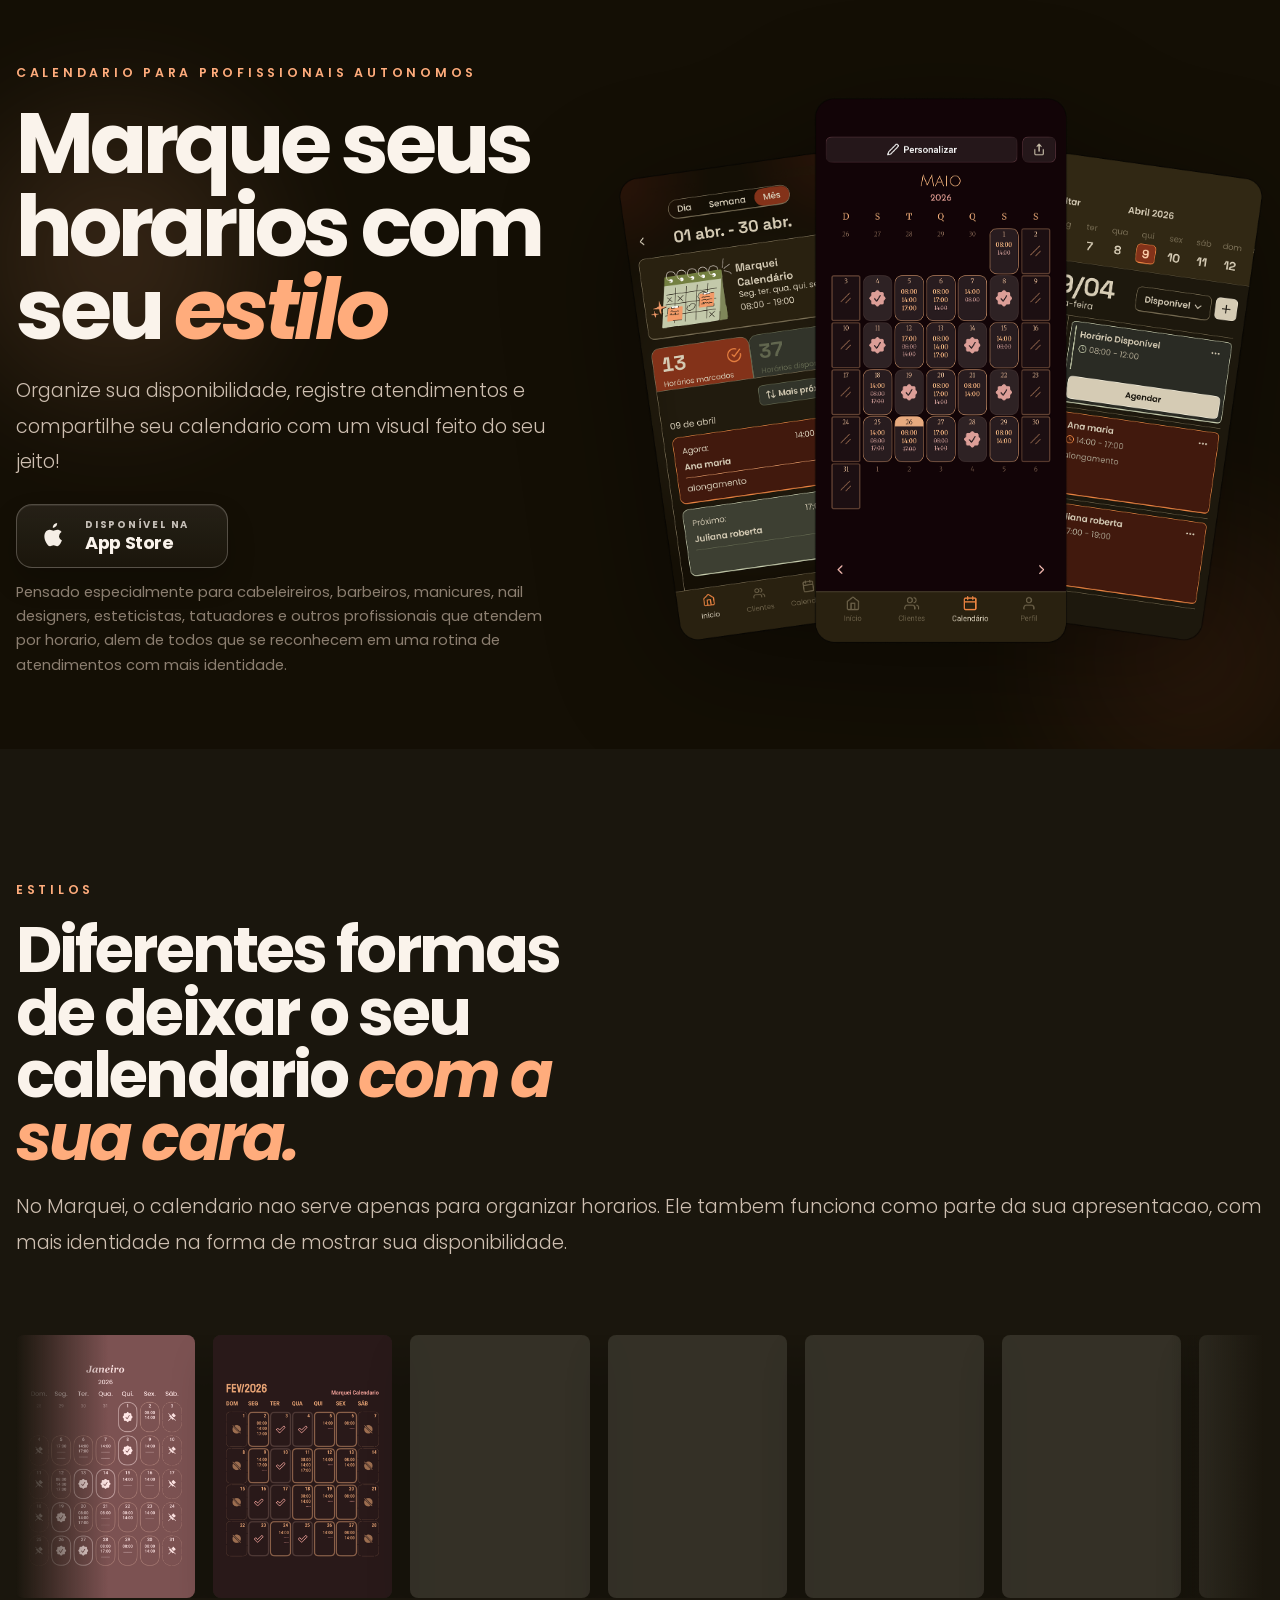
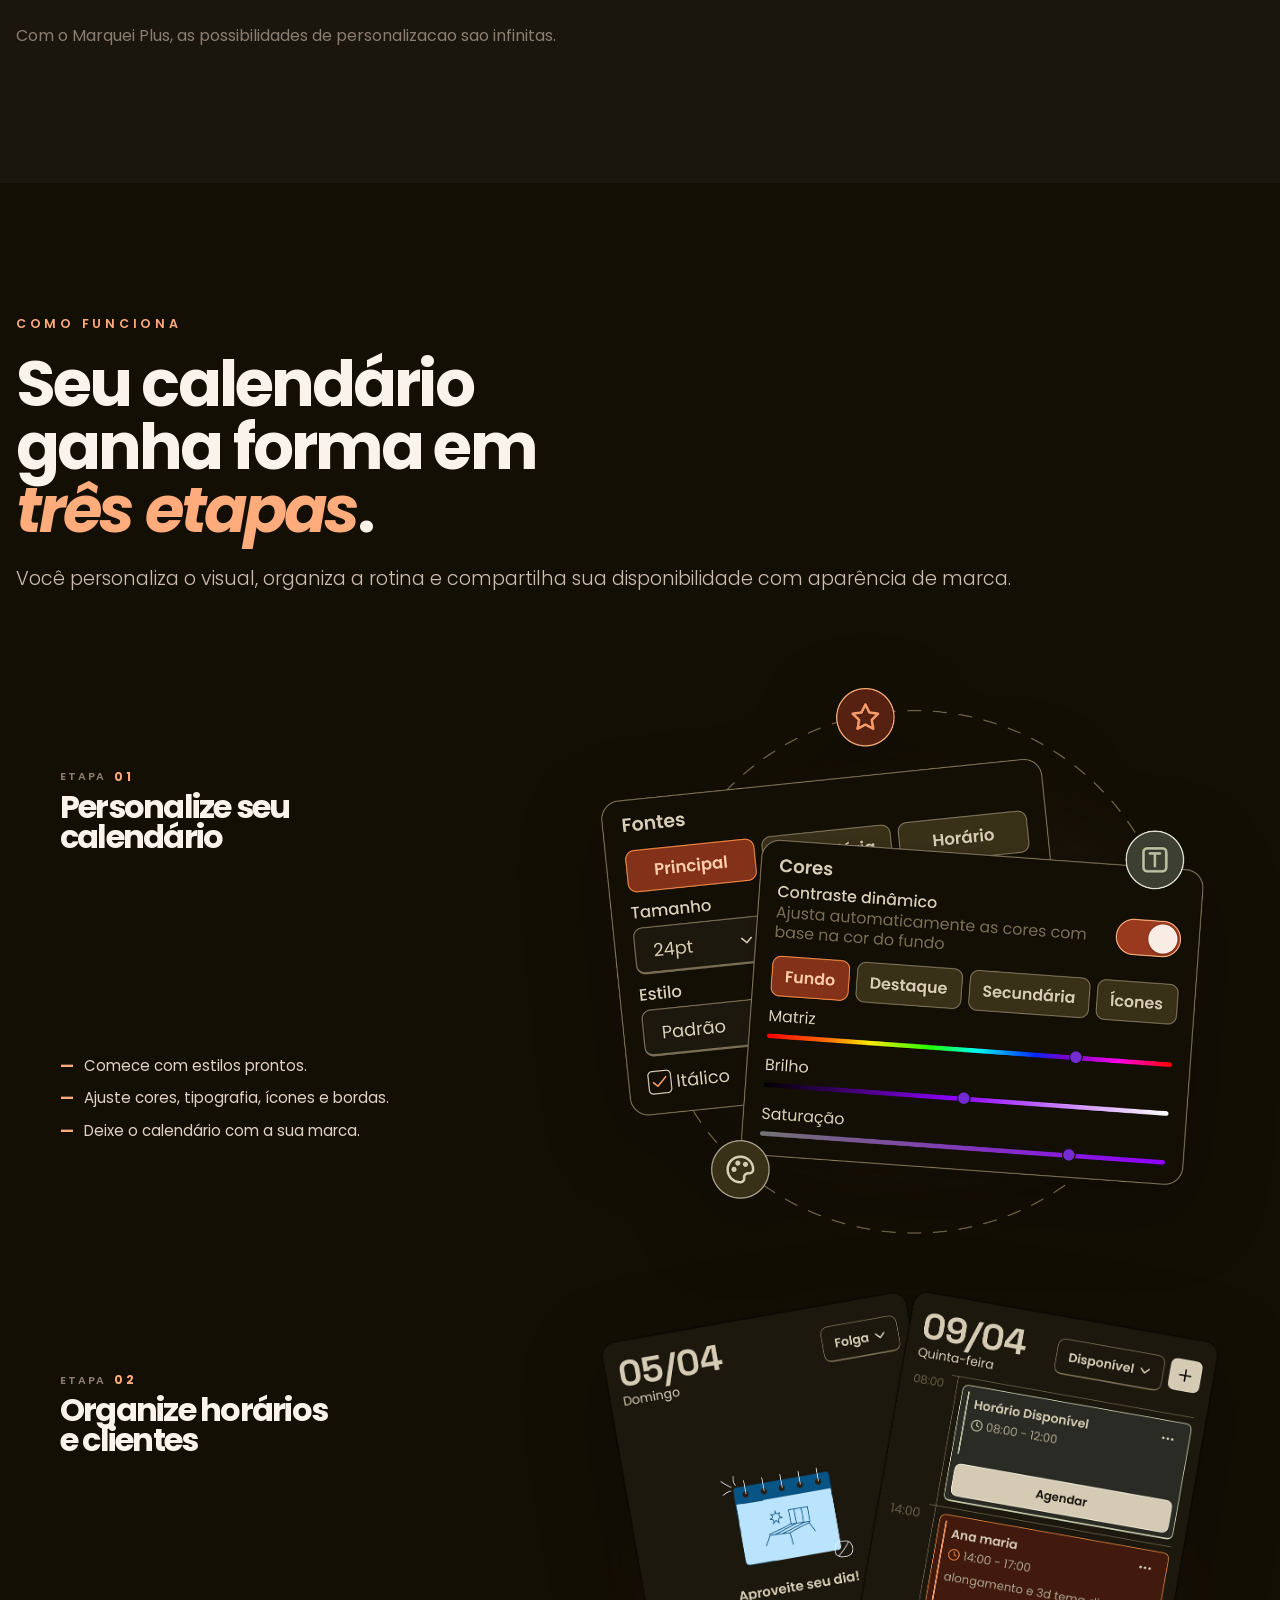
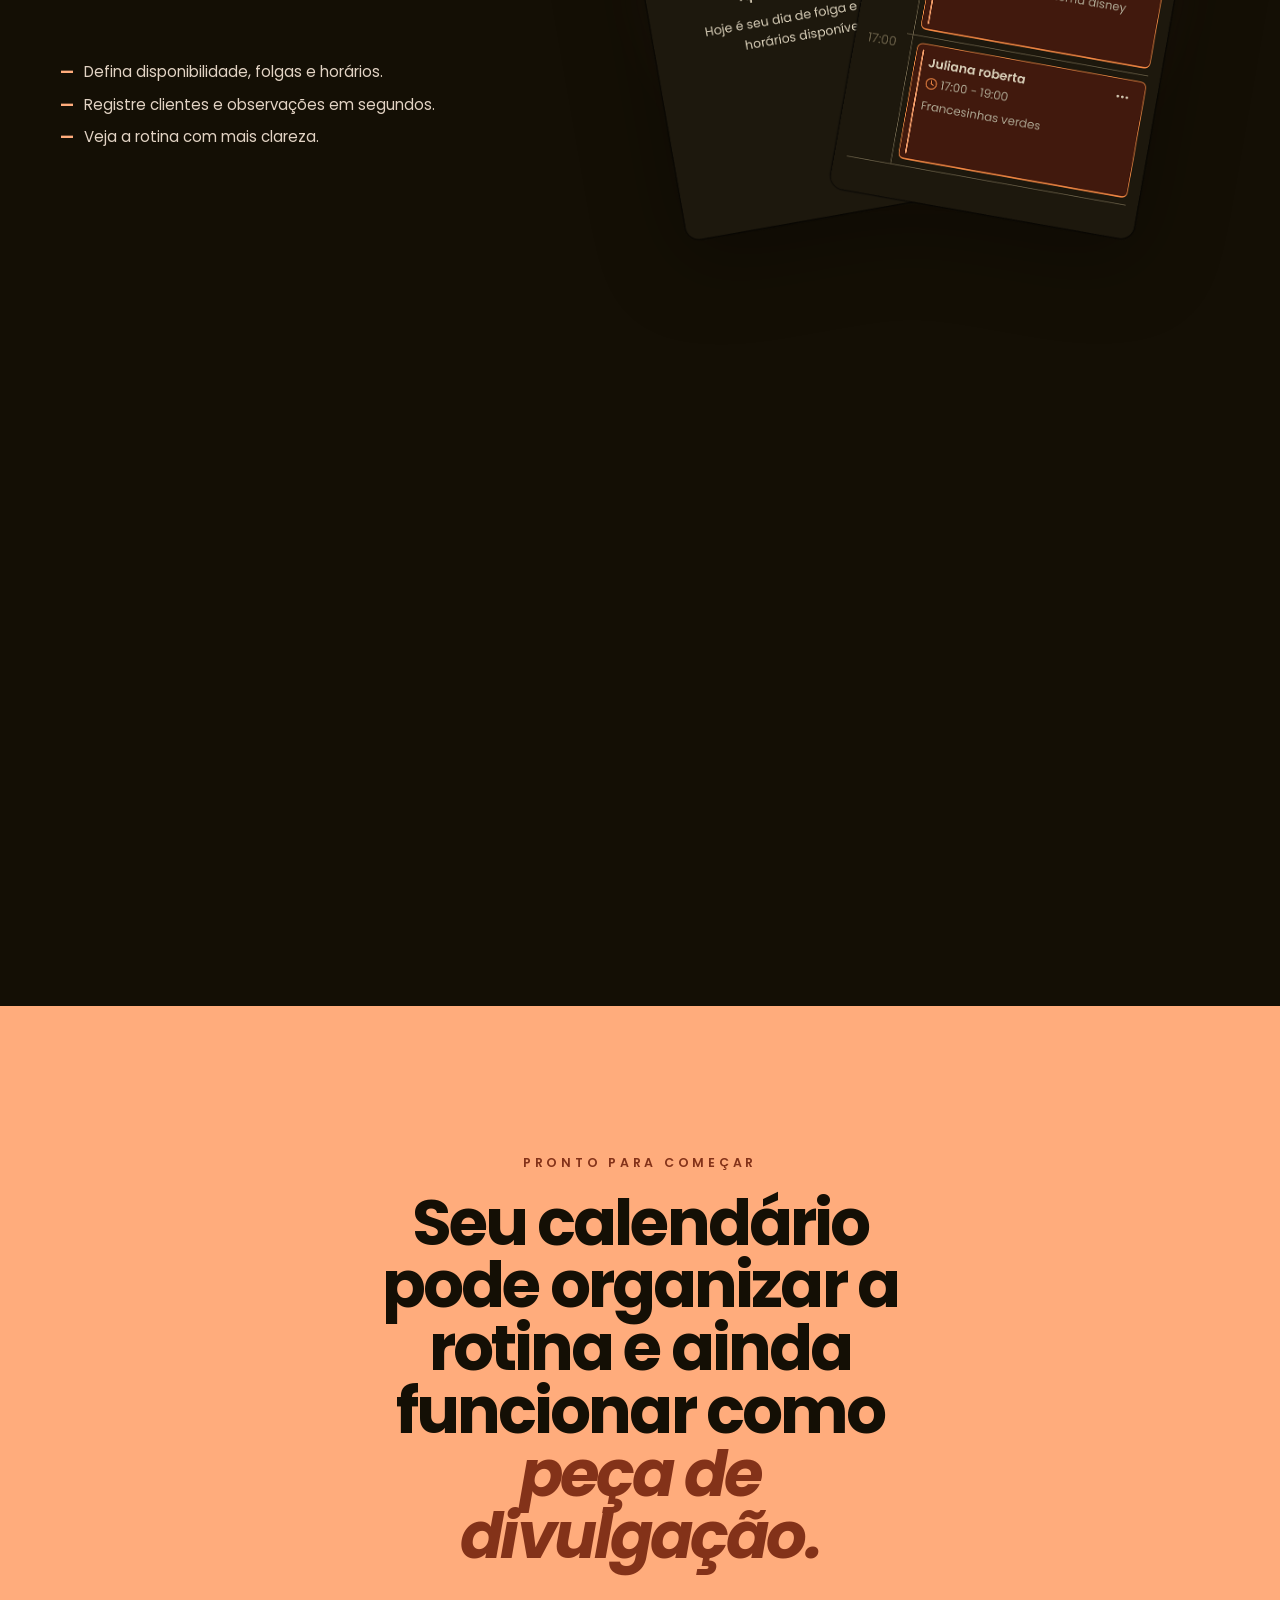
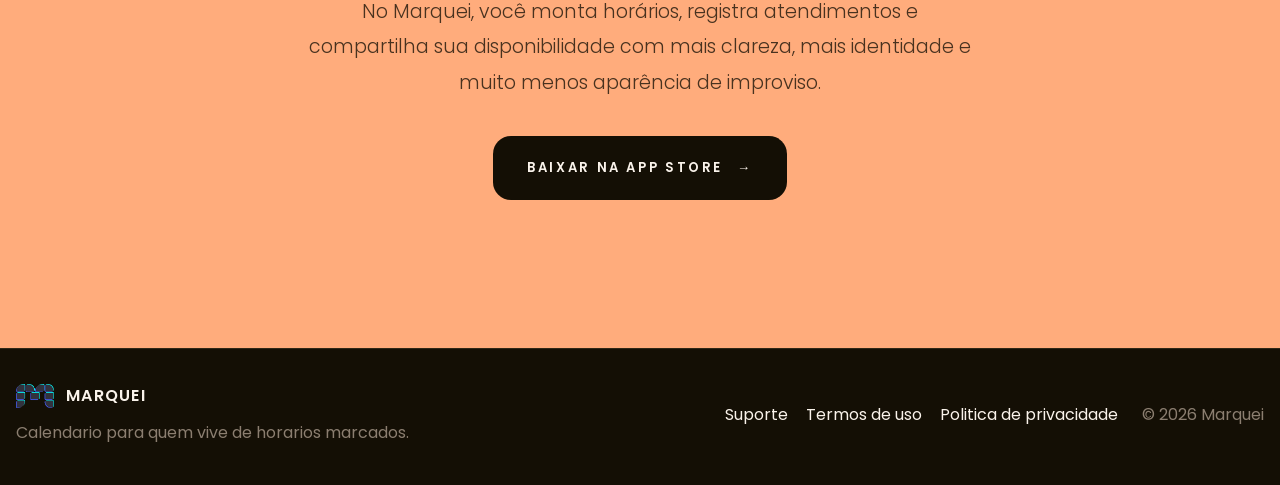
<file: index.html>
<!DOCTYPE html>
<html lang="pt-BR">
  <head>
    <meta charset="UTF-8" />
    <meta name="viewport" content="width=device-width, initial-scale=1.0" />
    <title>Marquei | Calendario para profissionais autonomos</title>
    <meta
      name="description"
      content="Marquei e um app para profissionais autonomos que querem organizar horarios, personalizar o calendario e compartilhar seu calendario com identidade propria."
    />
    <meta name="theme-color" content="#140F05" />
    <link
      rel="icon"
      type="image/png"
      sizes="512x512"
      href="./assets/images/brand/marqueiIcon-favicon.png"
    />
    <link rel="preconnect" href="https://fonts.googleapis.com" />
    <link rel="preconnect" href="https://fonts.gstatic.com" crossorigin />
    <link
      href="https://fonts.googleapis.com/css2?family=Poppins:ital,wght@0,300;0,400;0,500;0,600;0,700;0,800;1,400;1,600&amp;display=swap"
      rel="stylesheet"
    />
    <link rel="stylesheet" href="./assets/css/base.css" />
    <link rel="stylesheet" href="./assets/css/components.css" />
    <link rel="stylesheet" href="./assets/css/pages/landing.css" />
  </head>
  <body>
    <div class="page-shell">
      <main>
        <section class="hero-section section-dark" id="hero">
          <div class="hero-orb hero-orb-left" aria-hidden="true"></div>
          <div class="hero-orb hero-orb-right" aria-hidden="true"></div>
          <div class="container hero-grid">
            <div class="hero-copy" data-reveal="up">
              <p class="eyebrow">Calendario para profissionais autonomos</p>
              <h1>
                Marque seus horarios com seu
                <em>estilo</em>
              </h1>
              <p class="hero-body">
                Organize sua disponibilidade, registre atendimentos e compartilhe seu
                calendario com um visual feito do seu jeito!
              </p>
              <div class="hero-actions">
                <div
                  data-download-component="button"
                  data-download-platform="app-store"
                  data-download-variant="hero"
                ></div>
              </div>
              <p class="app-store-note hero-audience-note">
                Pensado especialmente para cabeleireiros, barbeiros,
                manicures, nail designers, esteticistas, tatuadores e outros
                profissionais que atendem por horario, alem de todos que se
                reconhecem em uma rotina de atendimentos com mais identidade.
              </p>
            </div>
            <div class="hero-stage" data-reveal="up">
              <div class="hero-stage-glow" aria-hidden="true"></div>
              <img
                class="hero-product-image"
                src="./assets/images/landing/hero/marquei-hero-img.png"
                alt="Telas do app Marquei mostrando o calendario, horarios do dia e personalizacao"
              />
            </div>
          </div>
        </section>

        <section class="section-light" id="showcase">
          <div class="container section-shell" data-reveal="up">
            <div class="section-heading">
              <div>
                <p class="eyebrow">Estilos</p>
                <h2>
                  Diferentes formas de deixar o seu calendario
                  <em>com a sua cara.</em>
                </h2>
                <p class="section-body">
                  No Marquei, o calendario nao serve apenas para organizar
                  horarios. Ele tambem funciona como parte da sua apresentacao,
                  com mais identidade na forma de mostrar sua disponibilidade.
                </p>
              </div>
            </div>

            <div
              class="showcase-marquee"
              data-preset-gallery
              data-preset-base-path="./assets/images/landing/presets/"
              aria-label="Galeria de estilos do Marquei"
            ></div>

            <p class="section-footnote">
              Com o Marquei Plus, as possibilidades de personalizacao sao
              infinitas.
            </p>
          </div>
        </section>

        <section class="section-dark" id="como-funciona">
          <div class="container section-shell">
            <div class="section-heading" data-reveal="up">
              <div>
                <p class="eyebrow">Como funciona</p>
                <h2>
                  Seu calendário ganha forma em <em>três etapas</em>.
                </h2>
                <p class="section-body">
                  Você personaliza o visual, organiza a rotina e compartilha sua
                  disponibilidade com aparência de marca.
                </p>
              </div>
            </div>

            <div class="howworks-board">
              <article class="howworks-column howworks-column-start" data-reveal="up">
                <div class="howworks-card">
                  <span class="step-index">01</span>
                  <h3>Personalize seu<br />calendário</h3>
                </div>

                <ul class="feature-bullets">
                  <li>Comece com estilos prontos.</li>
                  <li>Ajuste cores, tipografia, ícones e bordas.</li>
                  <li>Deixe o calendário com a sua marca.</li>
                </ul>

                <figure class="howworks-media">
                  <img
                    src="./assets/images/landing/howworks/howworks-1.png"
                    alt="Tela do Marquei mostrando opções de personalização de fonte, cor, horário e ícones"
                    loading="lazy"
                    decoding="async"
                  />
                </figure>
              </article>

              <article class="howworks-column howworks-column-core" data-reveal="up">
                <div class="howworks-card">
                  <span class="step-index">02</span>
                  <h3>Organize horários<br />e clientes</h3>
                </div>

                <ul class="feature-bullets">
                  <li>Defina disponibilidade, folgas e horários.</li>
                  <li>Registre clientes e observações em segundos.</li>
                  <li>Veja a rotina com mais clareza.</li>
                </ul>

                <figure class="howworks-media">
                  <img
                    src="./assets/images/landing/howworks/howworks-2.png"
                    alt="Tela do Marquei mostrando horários disponíveis e atendimentos registrados no dia"
                    loading="lazy"
                    decoding="async"
                  />
                </figure>
              </article>

              <article class="howworks-column howworks-column-finish" data-reveal="up">
                <div class="howworks-card">
                  <span class="step-index">03</span>
                  <h3>Compartilhe sua<br />disponibilidade</h3>
                </div>

                <ul class="feature-bullets">
                  <li>Gere uma visualização pronta para enviar.</li>
                  <li>Mostre seus horários com clareza em redes e mensagens.</li>
                  <li>Transforme sua disponibilidade em apresentação profissional.</li>
                </ul>

                <figure class="howworks-media">
                  <img
                    src="./assets/images/landing/howworks/howworks-3.png"
                    alt="Tela do Marquei mostrando calendário pronto para visualização e compartilhamento"
                    loading="lazy"
                    decoding="async"
                  />
                </figure>
              </article>
            </div>
          </div>
        </section>

        <section class="cta-section" id="cta">
          <div class="container cta-shell" data-reveal="up">
            <p class="eyebrow eyebrow-dark">Pronto para começar</p>
            <h2>
              Seu calendário pode organizar a rotina e ainda funcionar como
              <em>peça de divulgação.</em>
            </h2>
            <p class="cta-body">
              No Marquei, você monta horários, registra atendimentos e
              compartilha sua disponibilidade com mais clareza, mais identidade
              e muito menos aparência de improviso.
            </p>
            <div
              data-download-component="button"
              data-download-platform="app-store"
              data-download-variant="cta"
            ></div>
          </div>
        </section>
      </main>

      <footer class="site-footer" id="footer">
        <div class="container footer-grid">
          <div>
            <a class="brand brand-footer" href="#hero" aria-label="Marquei">
              <img
                class="brand-logo brand-logo-footer"
                src="./assets/images/brand/marqueiIconw.png"
                alt=""
              />
              <span class="brand-wordmark">Marquei</span>
            </a>
            <p class="footer-tagline">
              Calendario para quem vive de horarios marcados.
            </p>
          </div>
          <div class="footer-links">
            <a href="./suporte/">Suporte</a>
            <a href="./legal/terms-of-use/">Termos de uso</a>
            <a href="./legal/privacy-policy/">Politica de privacidade</a>
          </div>
          <p class="footer-meta">© <span data-current-year></span> Marquei</p>
        </div>
      </footer>
    </div>

    <script src="./assets/js/config/env.js?v=appstore-launch"></script>
    <script src="./assets/js/core.js"></script>
    <script src="./assets/js/components/download-button.js"></script>
    <script src="./assets/js/pages/landing.js"></script>
  </body>
</html>
</file>
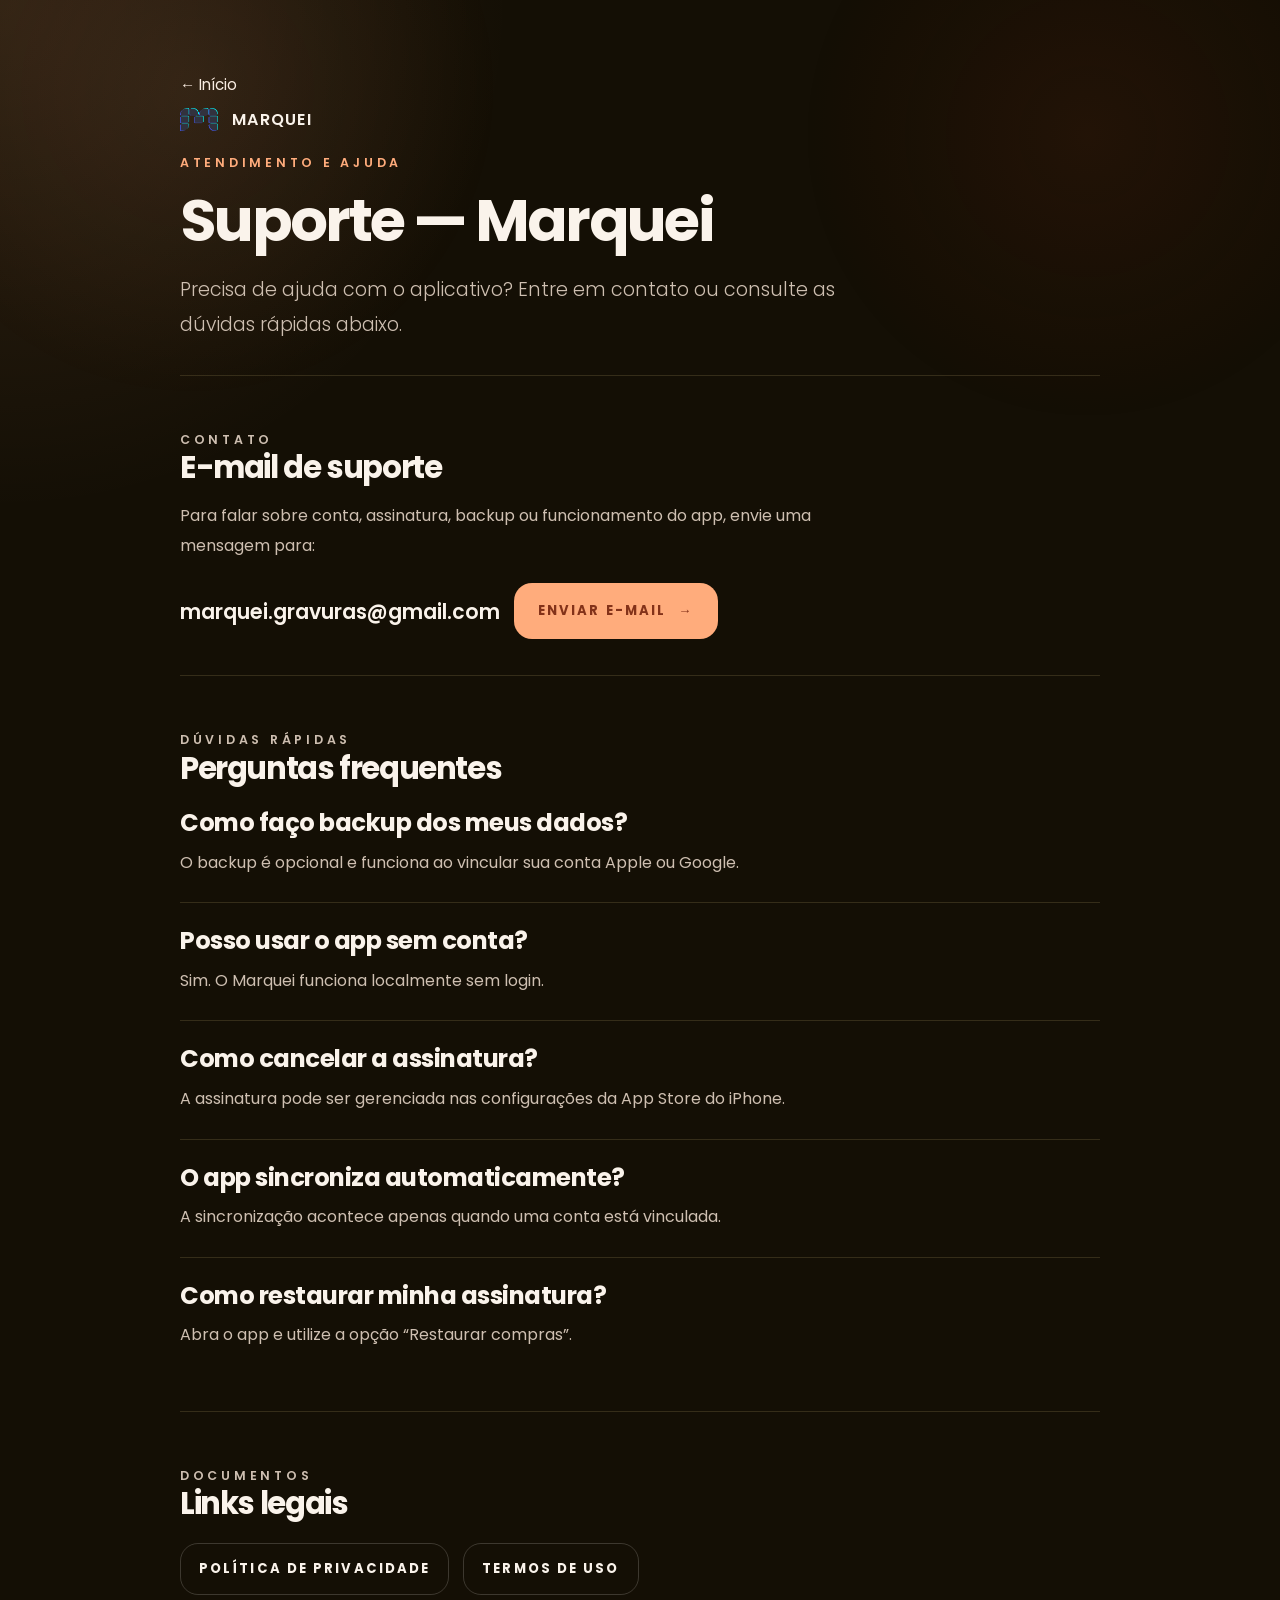
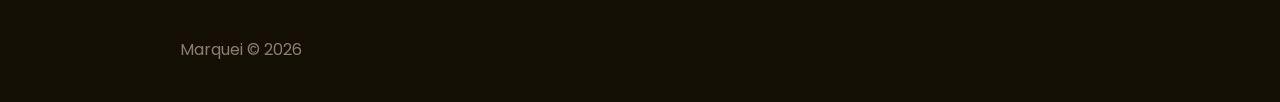
<file: suporte/index.html>
<!DOCTYPE html>
<html lang="pt-BR">
  <head>
    <meta charset="UTF-8" />
    <meta name="viewport" content="width=device-width, initial-scale=1.0" />
    <title>Marquei | Suporte</title>
    <meta
      name="description"
      content="Suporte do Marquei: contato por e-mail, duvidas rapidas, politica de privacidade e termos de uso."
    />
    <meta name="theme-color" content="#140F05" />
    <link
      rel="icon"
      type="image/png"
      sizes="512x512"
      href="../assets/images/brand/marqueiIcon-favicon.png"
    />
    <link rel="preconnect" href="https://fonts.googleapis.com" />
    <link rel="preconnect" href="https://fonts.gstatic.com" crossorigin />
    <link
      href="https://fonts.googleapis.com/css2?family=Poppins:ital,wght@0,300;0,400;0,500;0,600;0,700;0,800;1,400;1,600&amp;display=swap"
      rel="stylesheet"
    />
    <link rel="stylesheet" href="../assets/css/base.css" />
    <link rel="stylesheet" href="../assets/css/components.css" />
    <link rel="stylesheet" href="../assets/css/pages/support.css" />
  </head>
  <body class="support-body">
    <div class="support-page">
      <a class="text-link legal-back-link" href="../">
        ← Início
      </a>

      <header class="support-hero" data-reveal="up">
        <a class="brand brand-legal" href="../" aria-label="Marquei">
          <img
            class="brand-logo brand-logo-legal"
            src="../assets/images/brand/marqueiIconw.png"
            alt=""
          />
          <span class="brand-wordmark">Marquei</span>
        </a>
        <p class="eyebrow">Atendimento e ajuda</p>
        <h1>Suporte — Marquei</h1>
        <p class="support-lead">
          Precisa de ajuda com o aplicativo? Entre em contato ou consulte as
          dúvidas rápidas abaixo.
        </p>
      </header>

      <main class="support-sections">
        <section class="support-section" data-reveal="up">
          <p class="eyebrow">Contato</p>
          <h2>E-mail de suporte</h2>
          <p>
            Para falar sobre conta, assinatura, backup ou funcionamento do app,
            envie uma mensagem para:
          </p>
          <div class="support-contact-row">
            <a
              class="support-email-link"
              href="mailto:marquei.gravuras@gmail.com"
            >
              marquei.gravuras@gmail.com
            </a>
            <a class="support-button" href="mailto:marquei.gravuras@gmail.com">
              Enviar e-mail
              <span aria-hidden="true">→</span>
            </a>
          </div>
        </section>

        <section class="support-section" data-reveal="up">
          <p class="eyebrow">Dúvidas rápidas</p>
          <h2>Perguntas frequentes</h2>
          <div class="support-faq-list">
            <article class="support-faq-item">
              <h3>Como faço backup dos meus dados?</h3>
              <p>
                O backup é opcional e funciona ao vincular sua conta Apple ou
                Google.
              </p>
            </article>
            <article class="support-faq-item">
              <h3>Posso usar o app sem conta?</h3>
              <p>Sim. O Marquei funciona localmente sem login.</p>
            </article>
            <article class="support-faq-item">
              <h3>Como cancelar a assinatura?</h3>
              <p>
                A assinatura pode ser gerenciada nas configurações da App Store
                do iPhone.
              </p>
            </article>
            <article class="support-faq-item">
              <h3>O app sincroniza automaticamente?</h3>
              <p>
                A sincronização acontece apenas quando uma conta está vinculada.
              </p>
            </article>
            <article class="support-faq-item">
              <h3>Como restaurar minha assinatura?</h3>
              <p>Abra o app e utilize a opção “Restaurar compras”.</p>
            </article>
          </div>
        </section>

        <section class="support-section" data-reveal="up">
          <p class="eyebrow">Documentos</p>
          <h2>Links legais</h2>
          <div class="support-legal-links">
            <a href="../legal/privacy-policy/">Política de Privacidade</a>
            <a href="../legal/terms-of-use/">Termos de Uso</a>
          </div>
        </section>
      </main>

      <footer class="support-footer">
        <p>Marquei © <span data-current-year></span></p>
      </footer>
    </div>

    <script src="../assets/js/core.js"></script>
    <script src="../assets/js/pages/support.js"></script>
  </body>
</html>
</file>
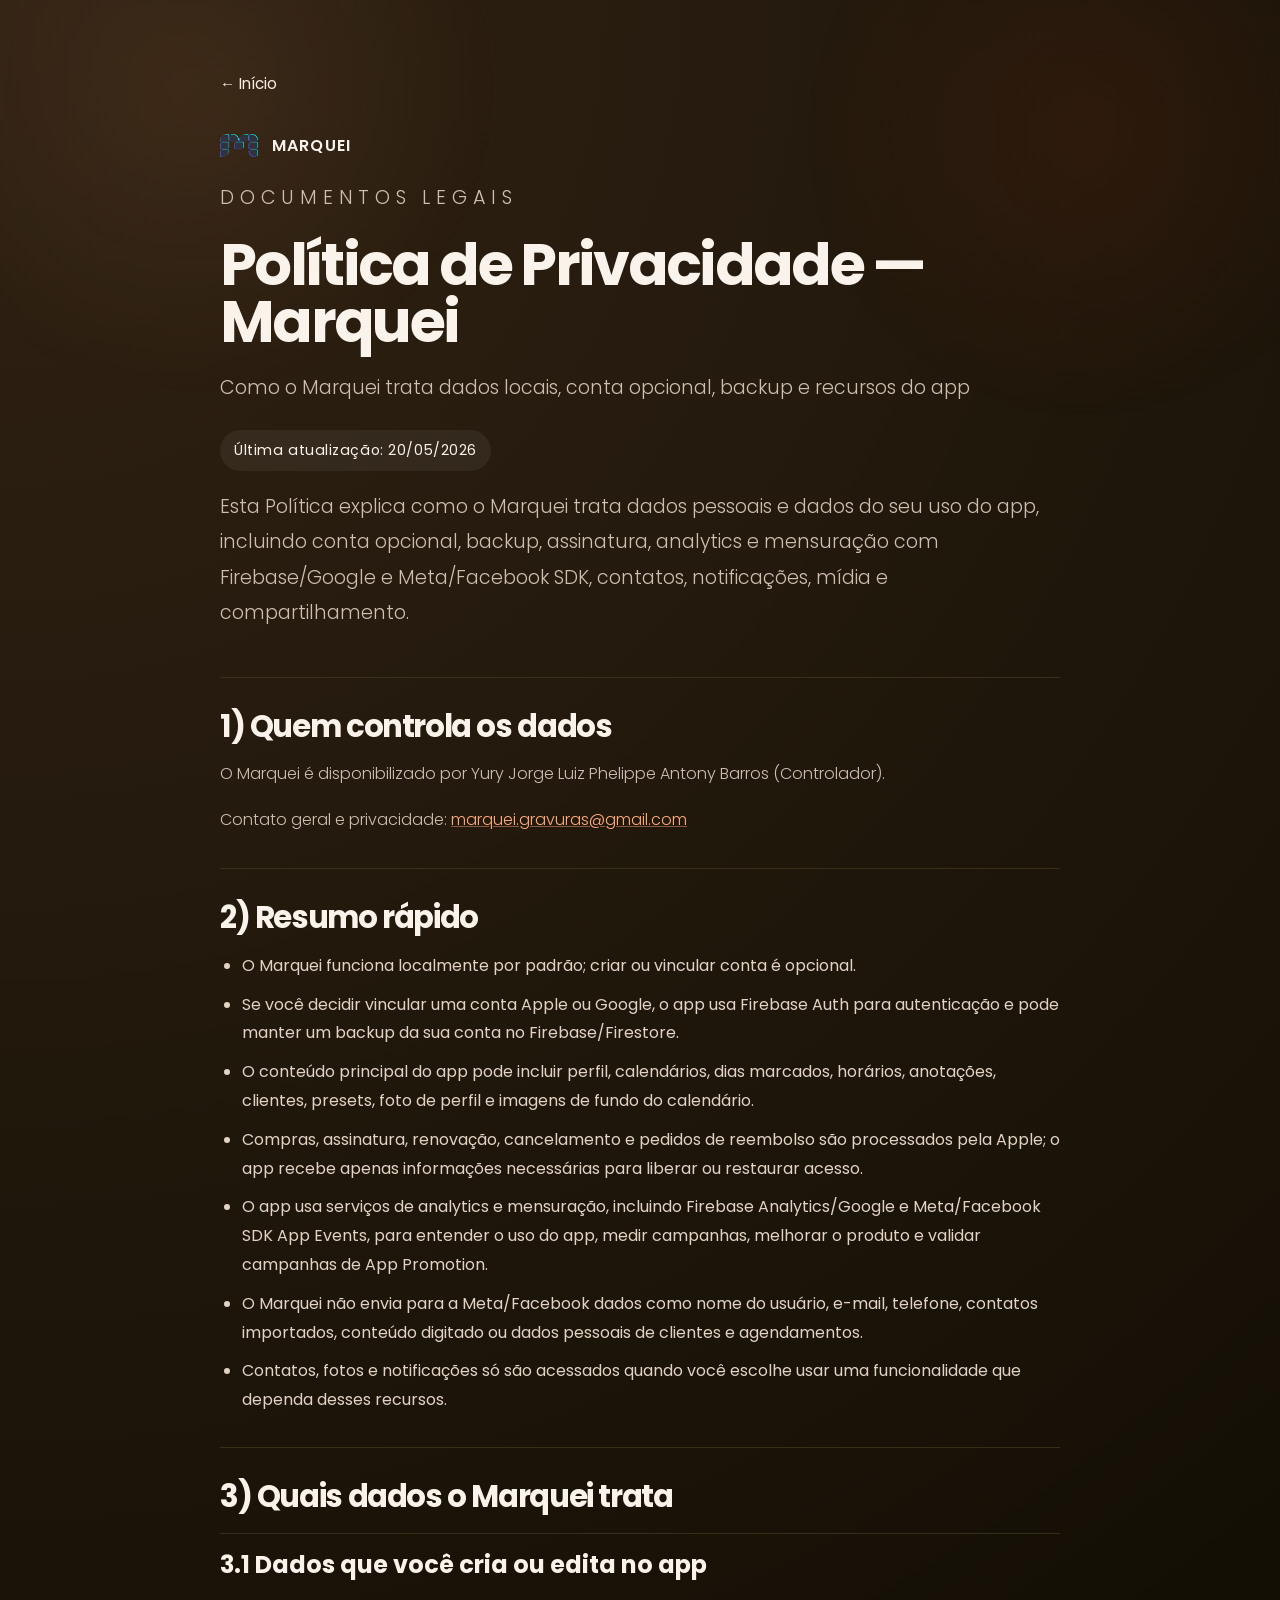
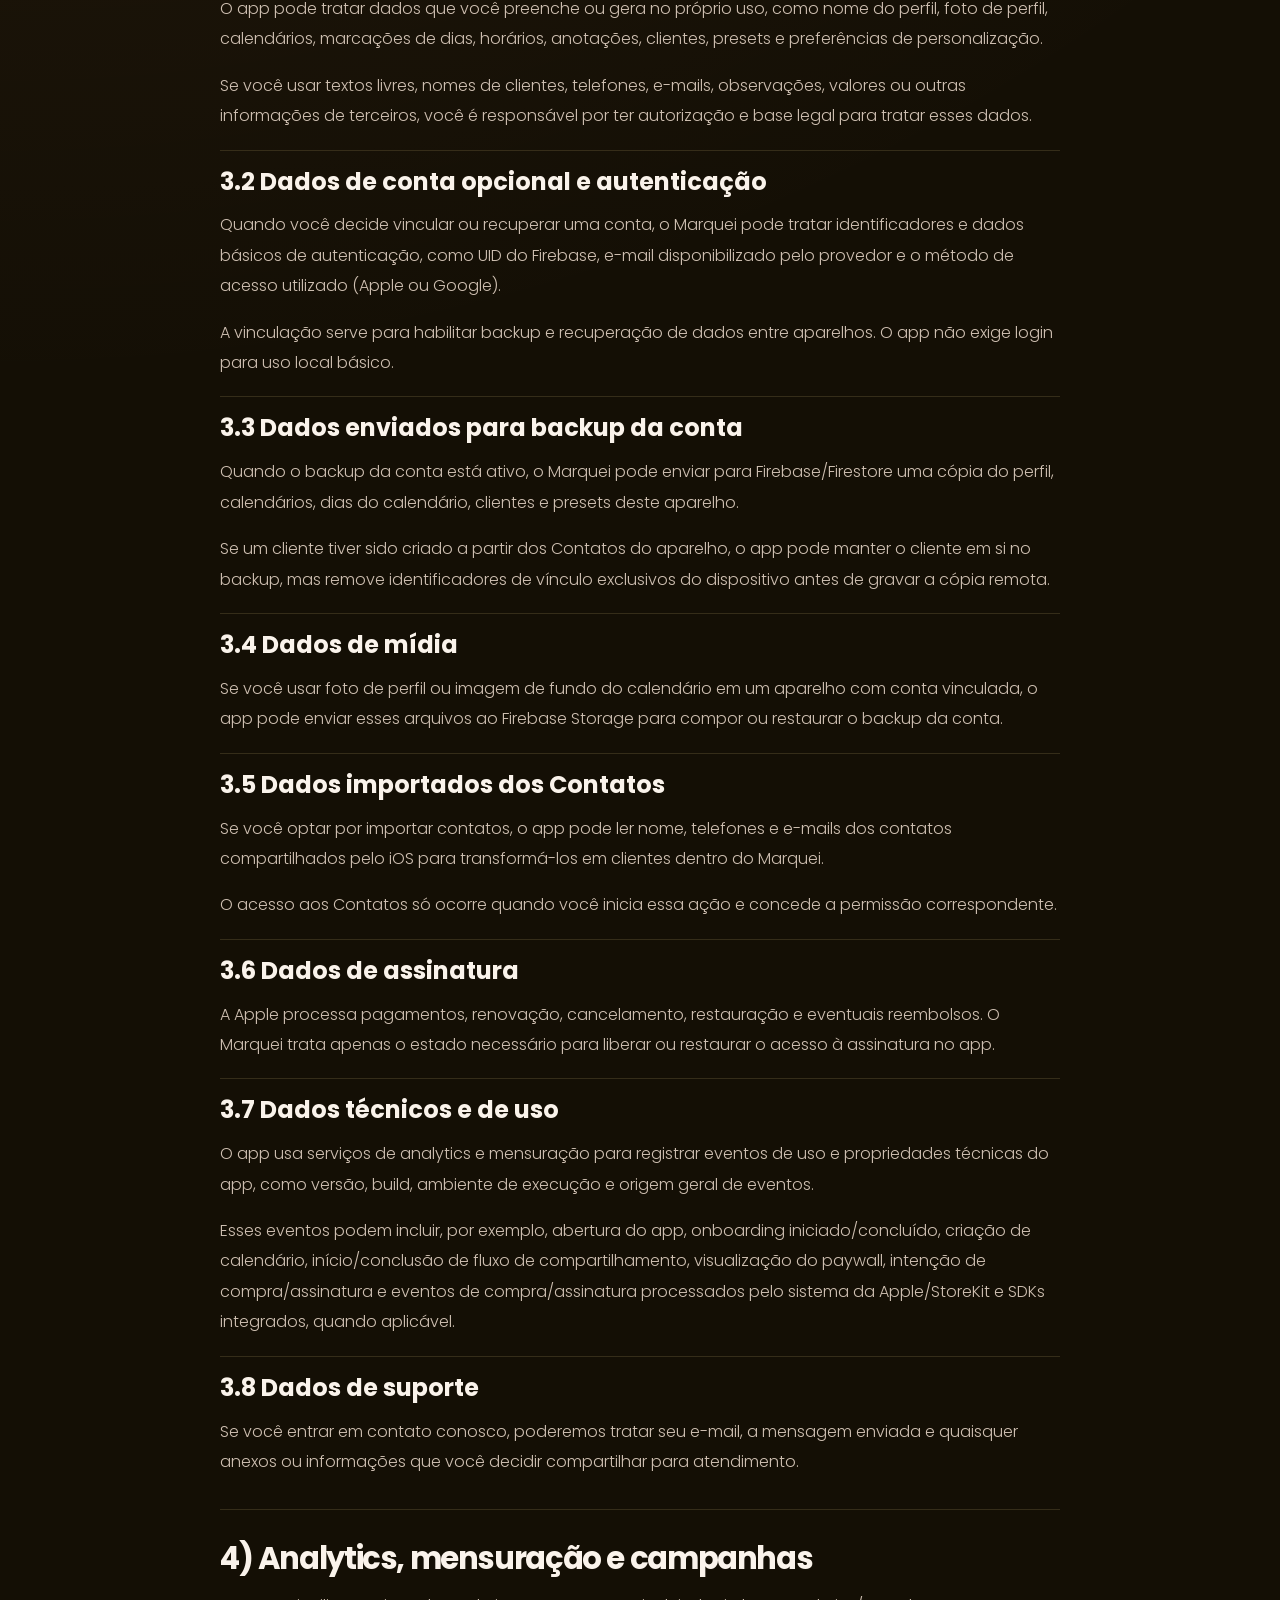
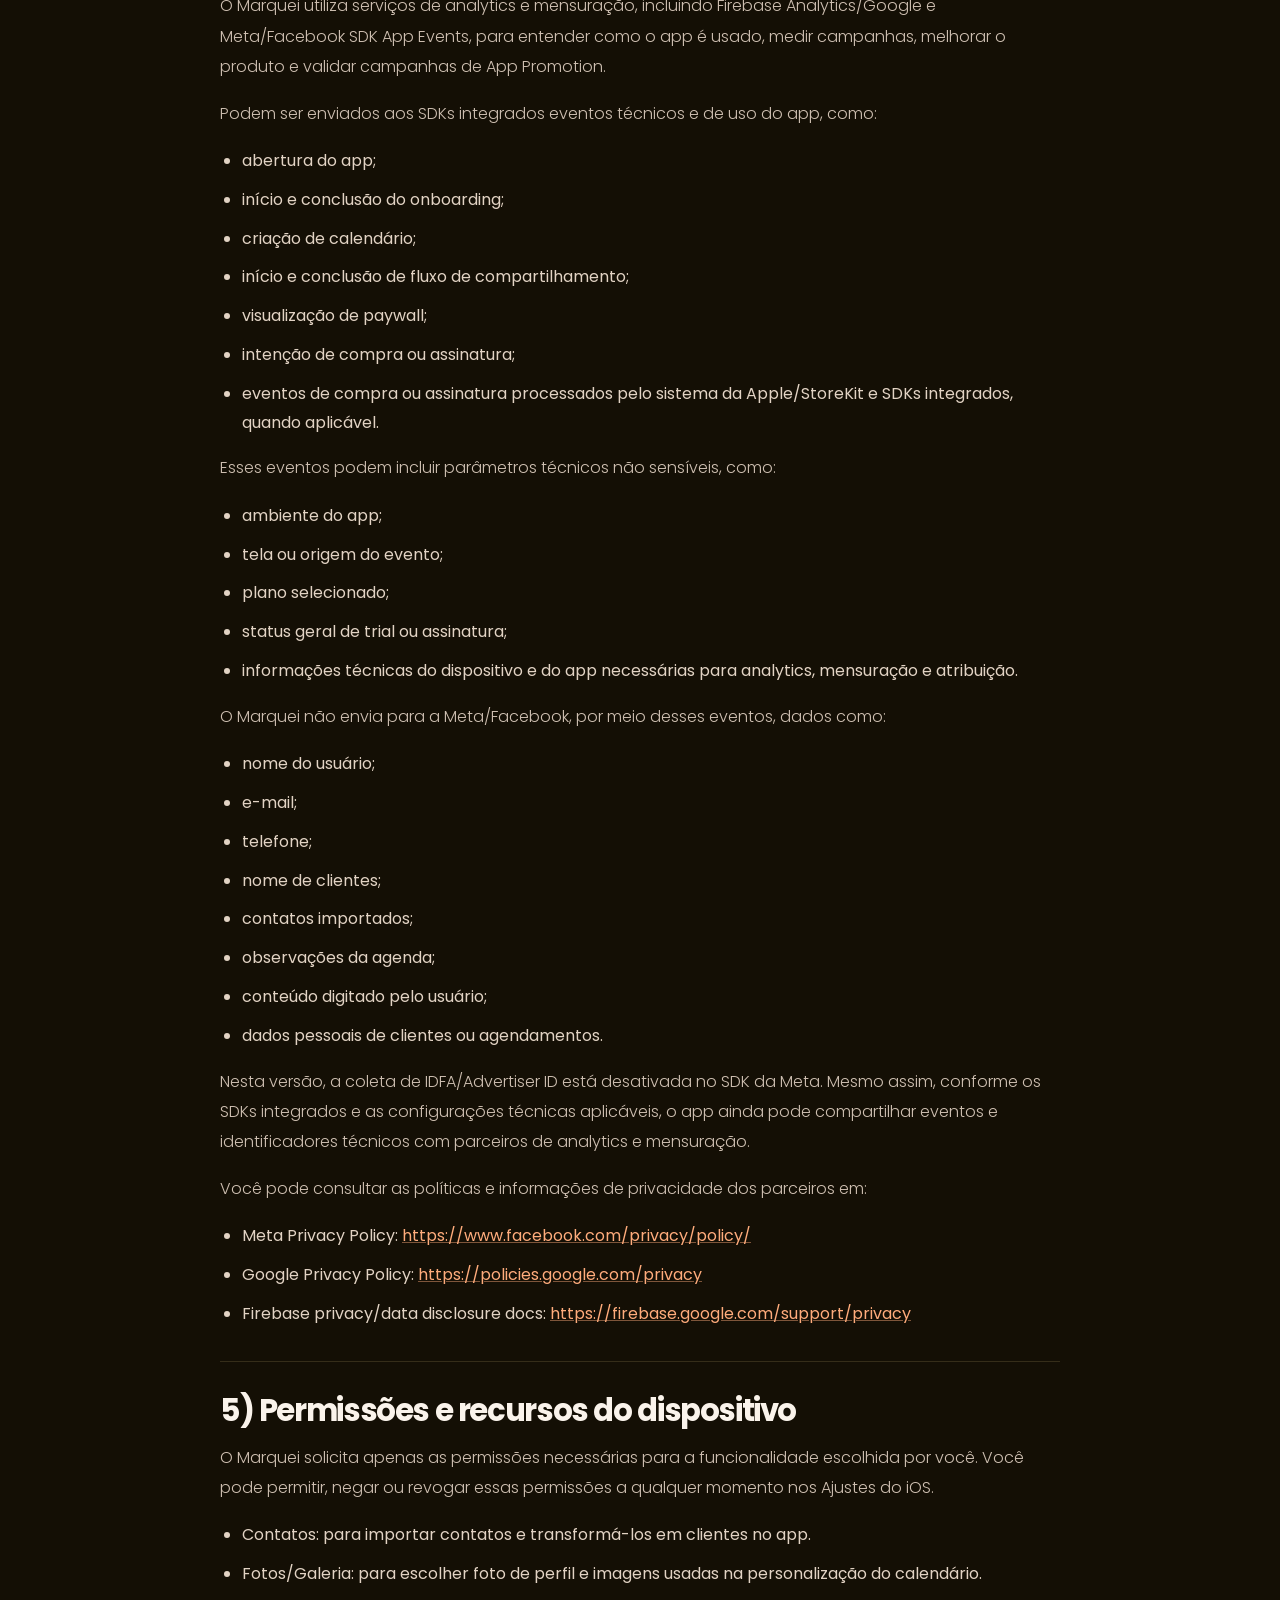
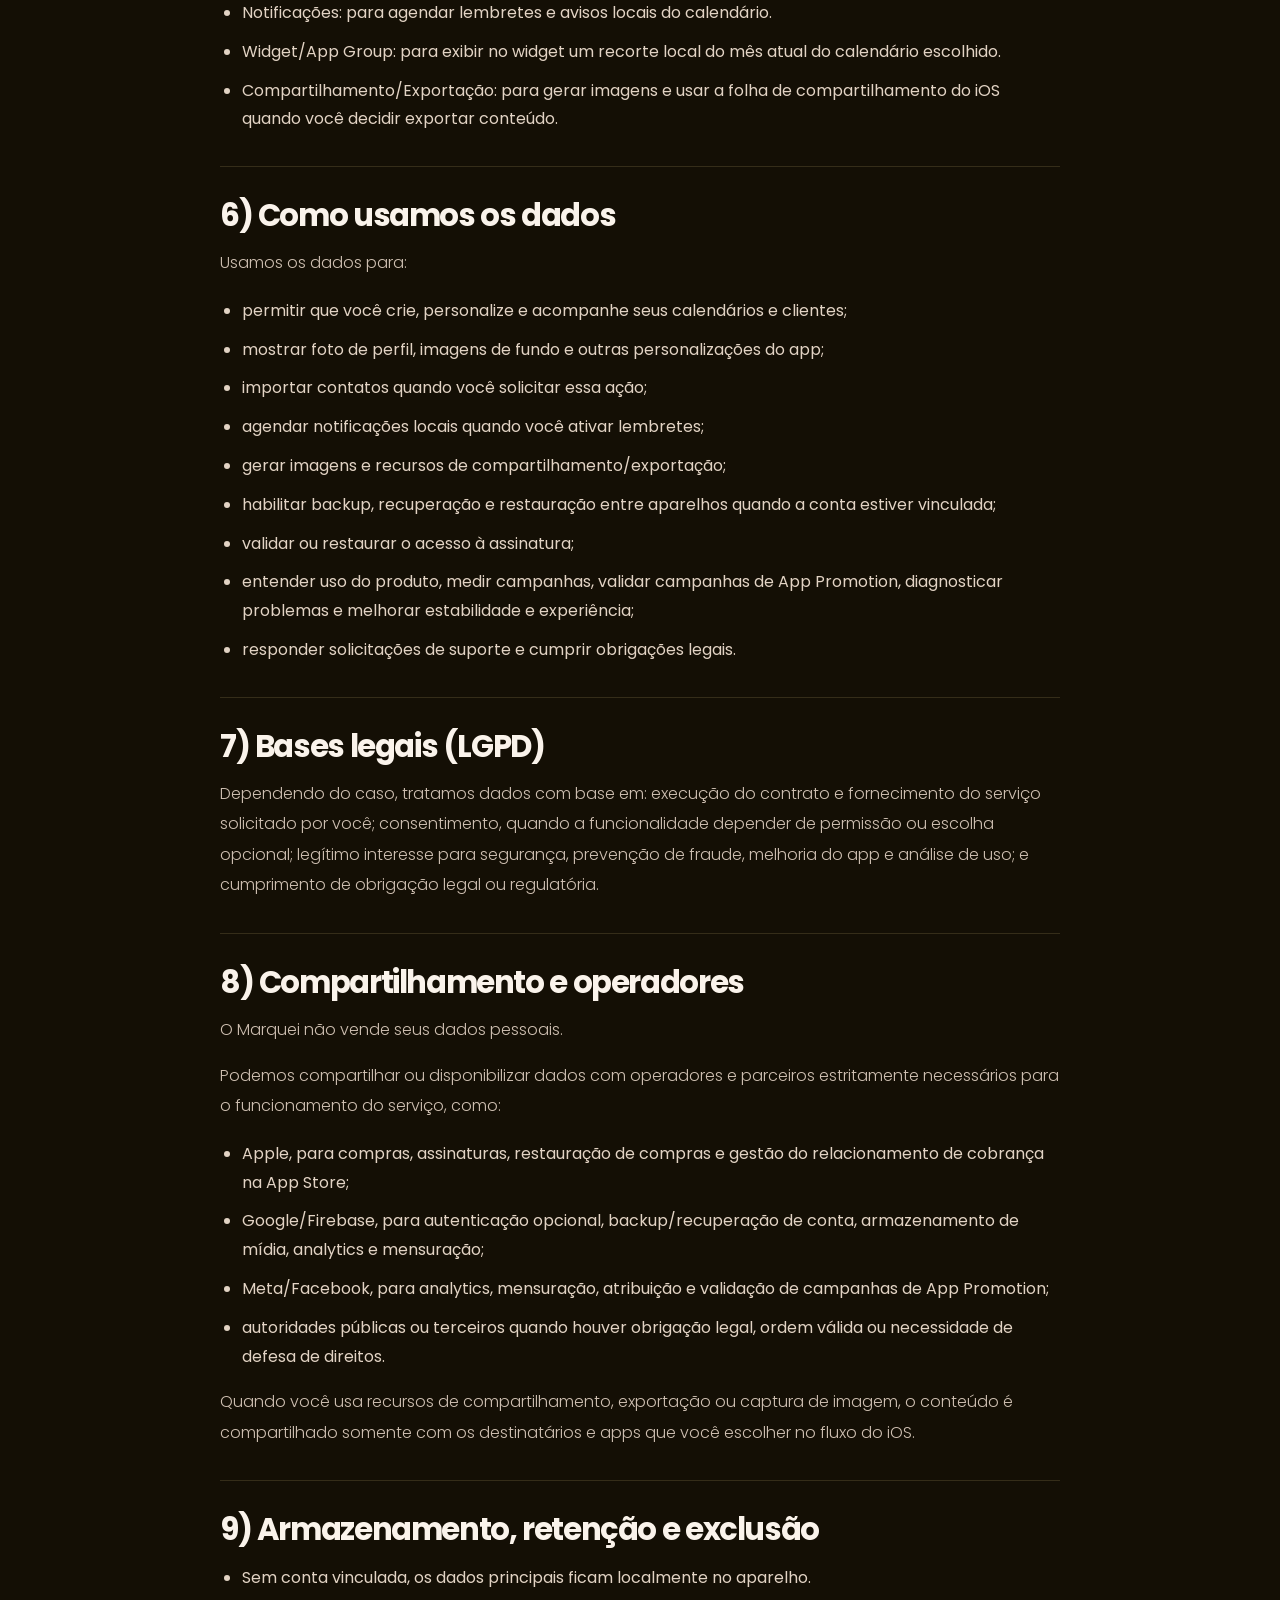
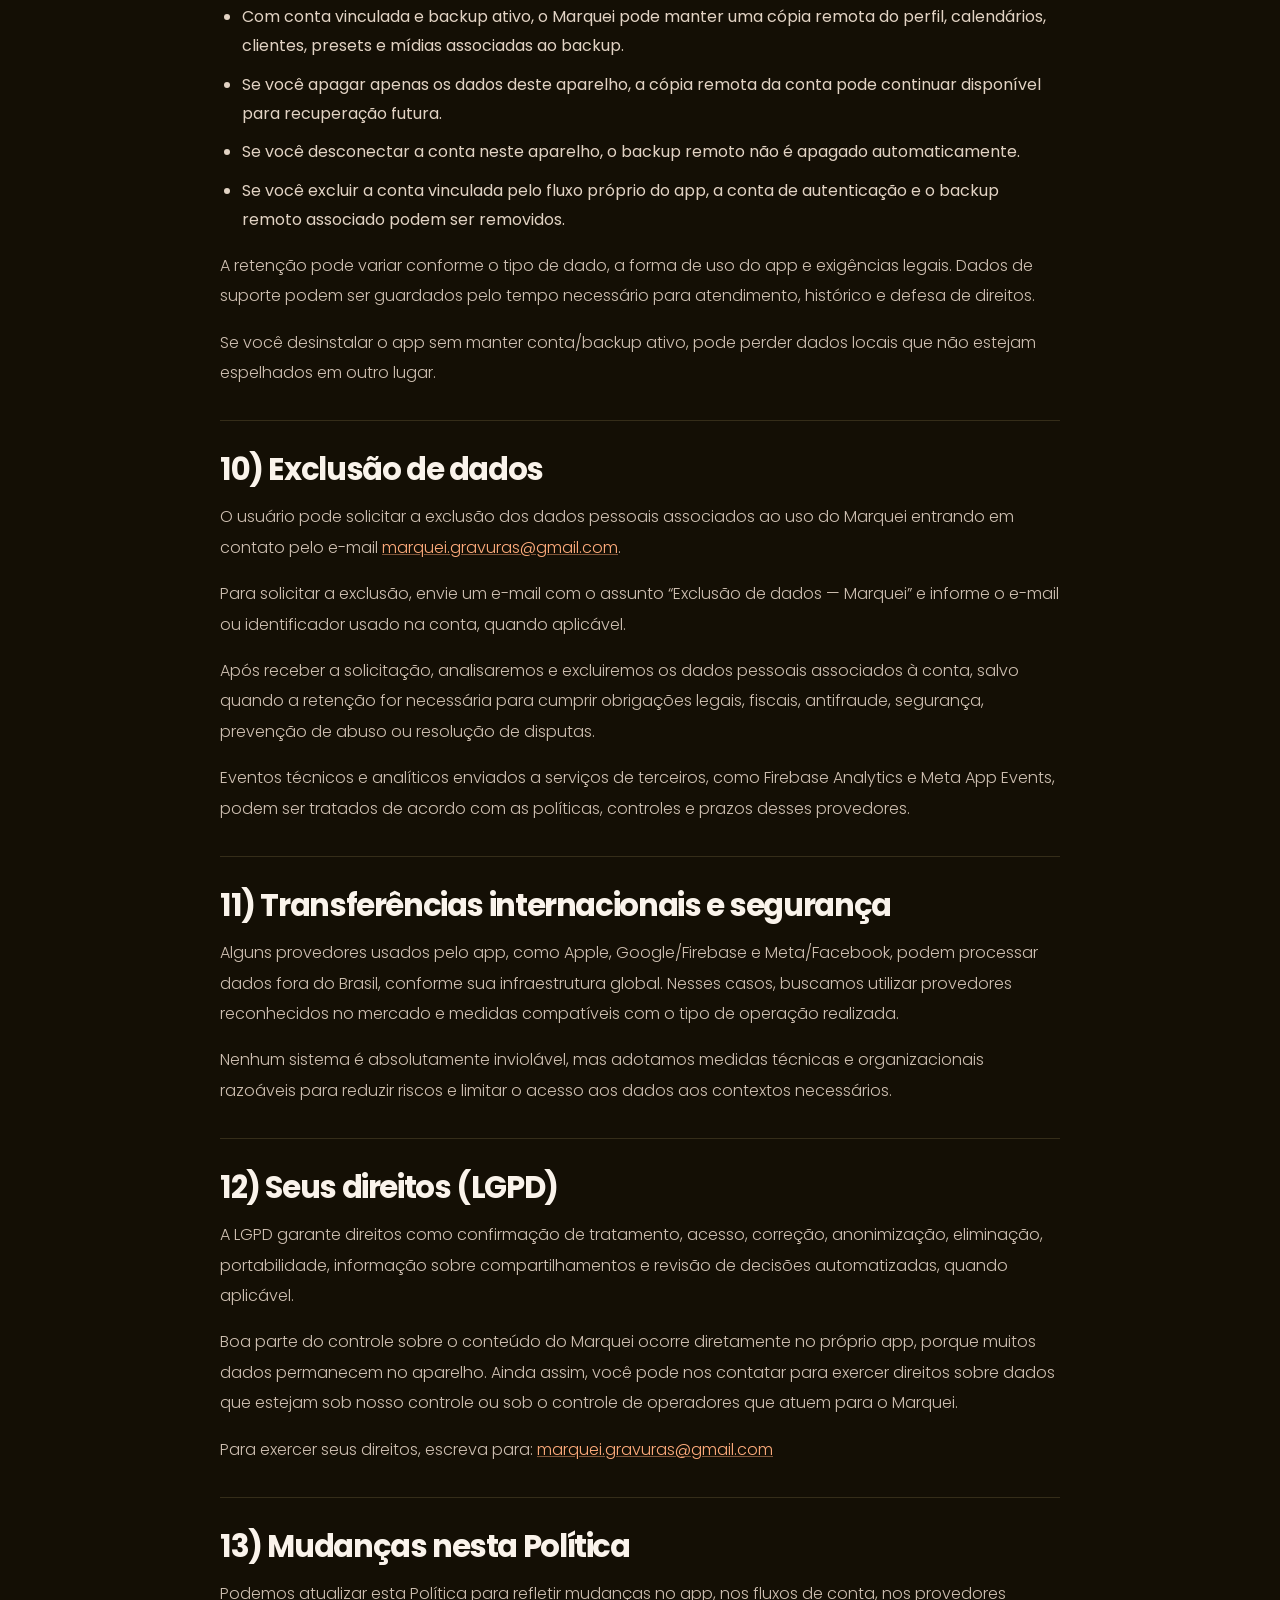
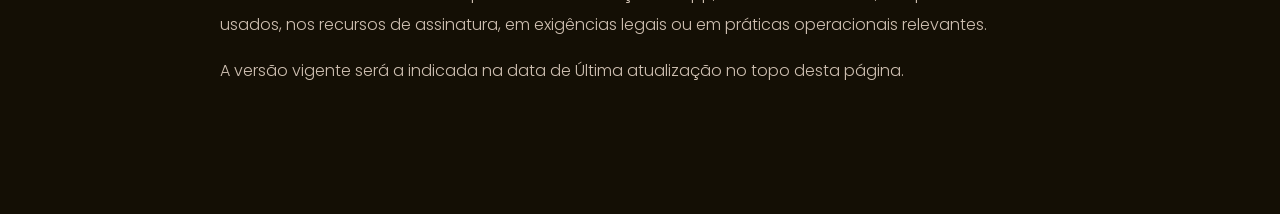
<file: legal/privacy-policy/index.html>
<!DOCTYPE html>
<html lang="pt-BR">
  <head>
    <meta charset="UTF-8" />
    <meta name="viewport" content="width=device-width, initial-scale=1.0" />
    <title>Marquei | Politica de privacidade</title>
    <meta name="theme-color" content="#140F05" />
    <link
      rel="icon"
      type="image/png"
      sizes="512x512"
      href="../../assets/images/brand/marqueiIcon-favicon.png"
    />
    <link rel="preconnect" href="https://fonts.googleapis.com" />
    <link rel="preconnect" href="https://fonts.gstatic.com" crossorigin />
    <link
      href="https://fonts.googleapis.com/css2?family=Poppins:ital,wght@0,300;0,400;0,500;0,600;0,700;0,800;1,400;1,600&amp;display=swap"
      rel="stylesheet"
    />
    <link rel="stylesheet" href="../../assets/css/base.css" />
    <link rel="stylesheet" href="../../assets/css/components.css" />
    <link rel="stylesheet" href="../../assets/css/pages/legal.css" />
  </head>
  <body class="legal-body">
    <main class="legal-page">
      <div
        class="legal-content"
        data-legal-root
        data-legal-source="../../src/legal/privacy-policy.json"
        data-legal-home="../../"
        data-legal-icon="../../assets/images/brand/marqueiIconw.png"
      >
        <p class="legal-loading">Carregando politica de privacidade...</p>
      </div>
    </main>

    <script src="../../assets/js/core.js"></script>
    <script src="../../assets/js/pages/legal.js"></script>
  </body>
</html>
</file>
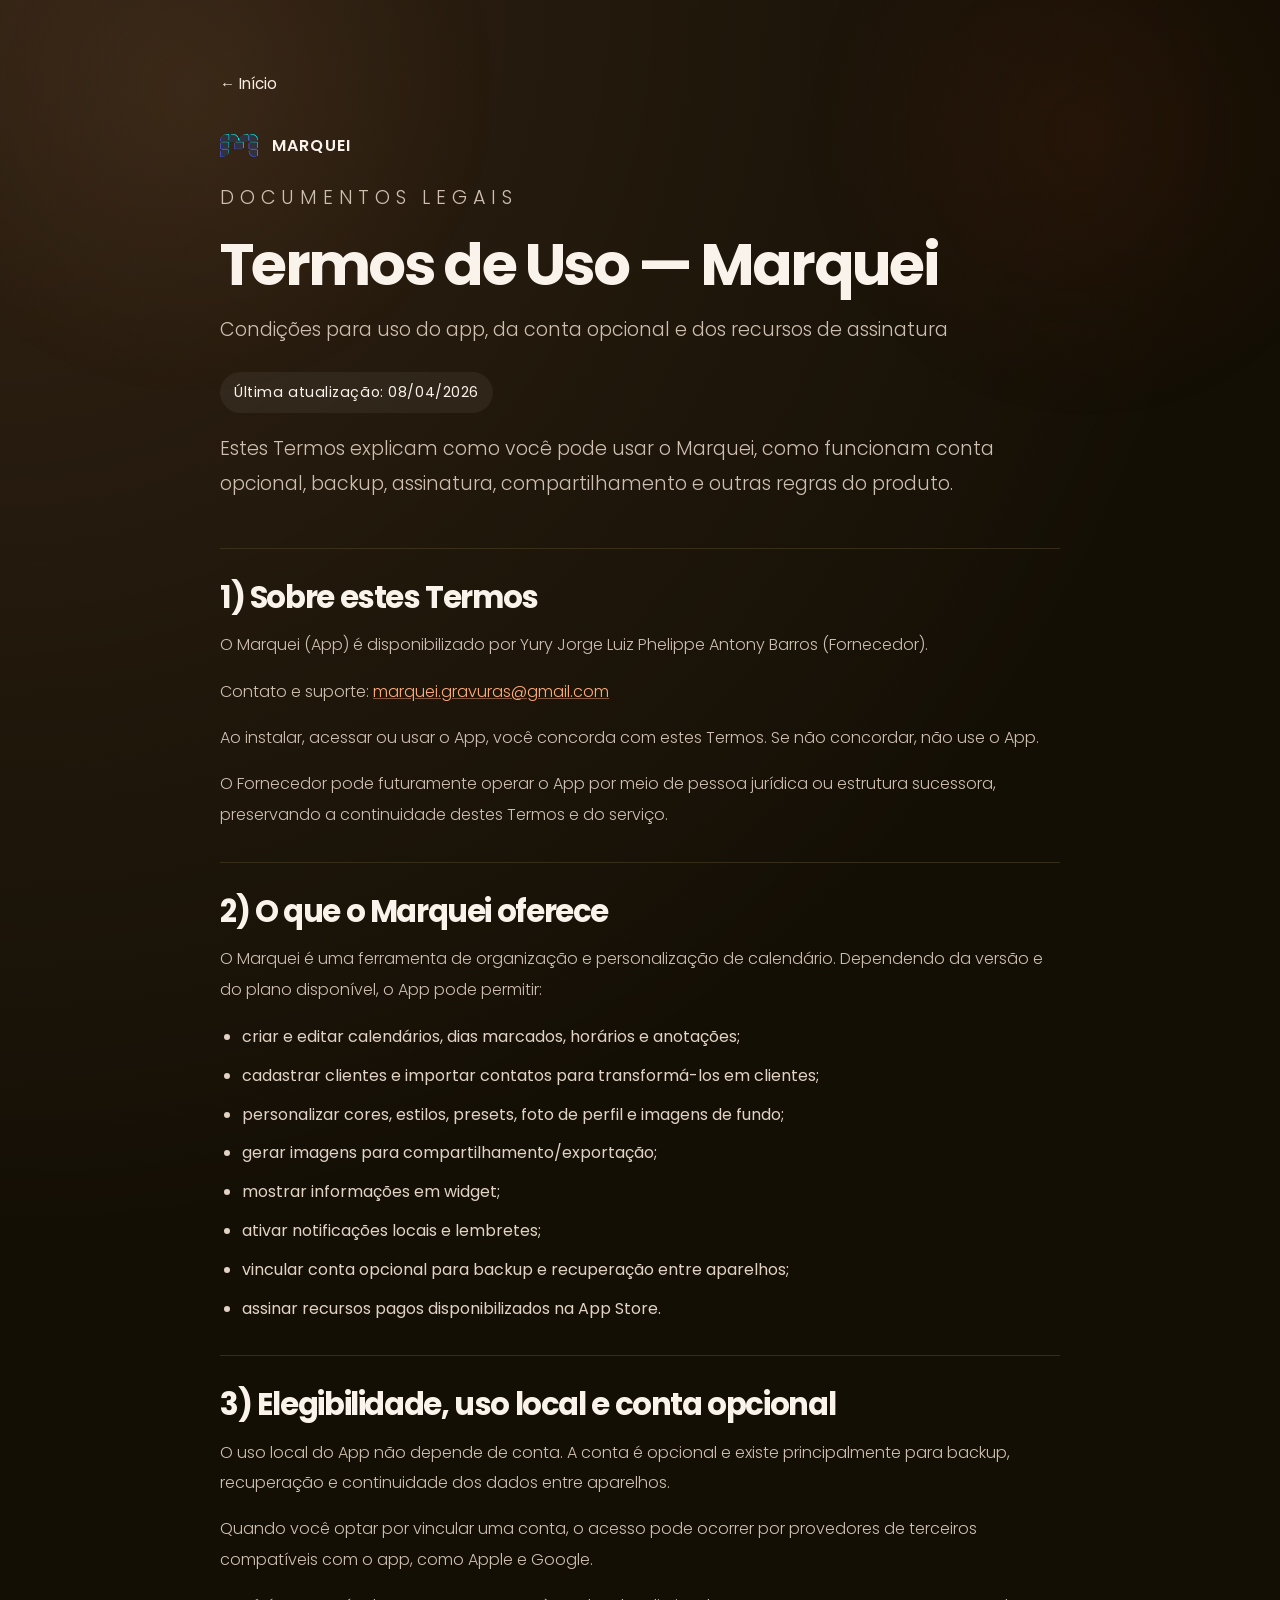
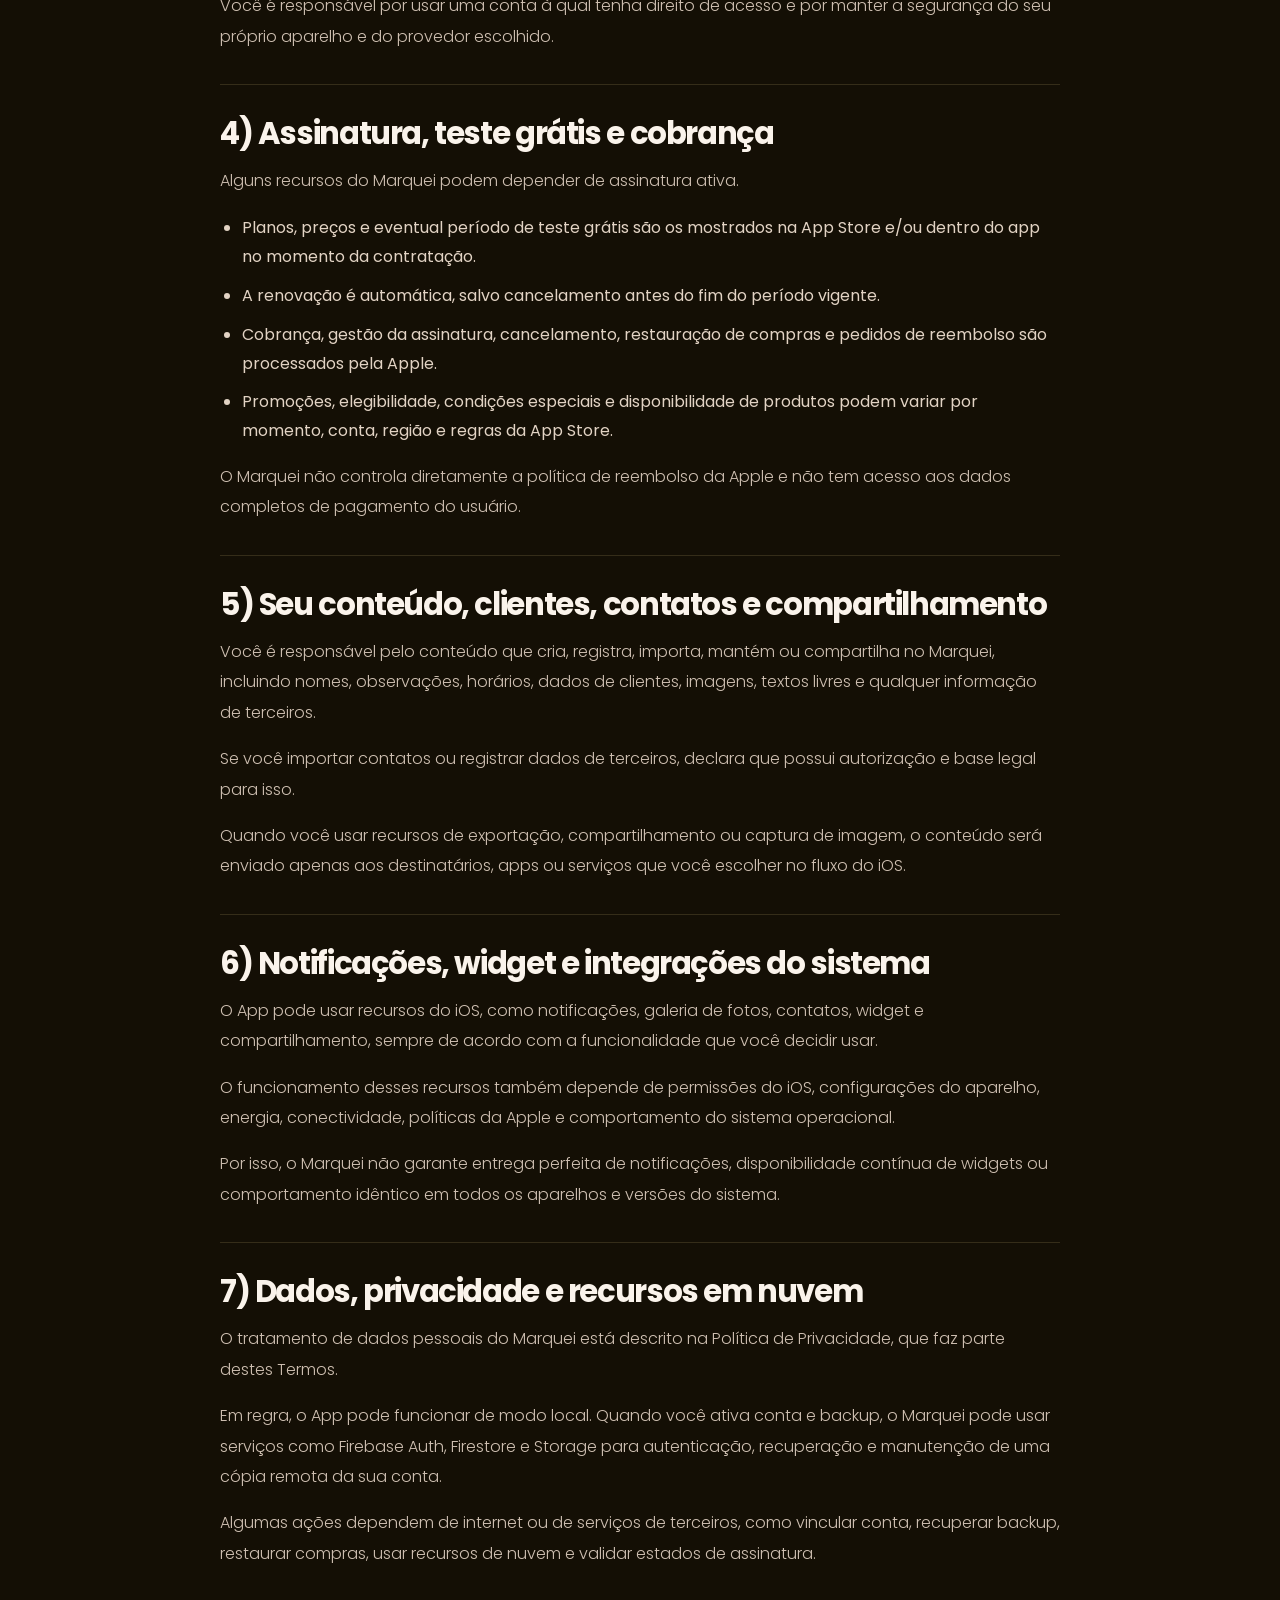
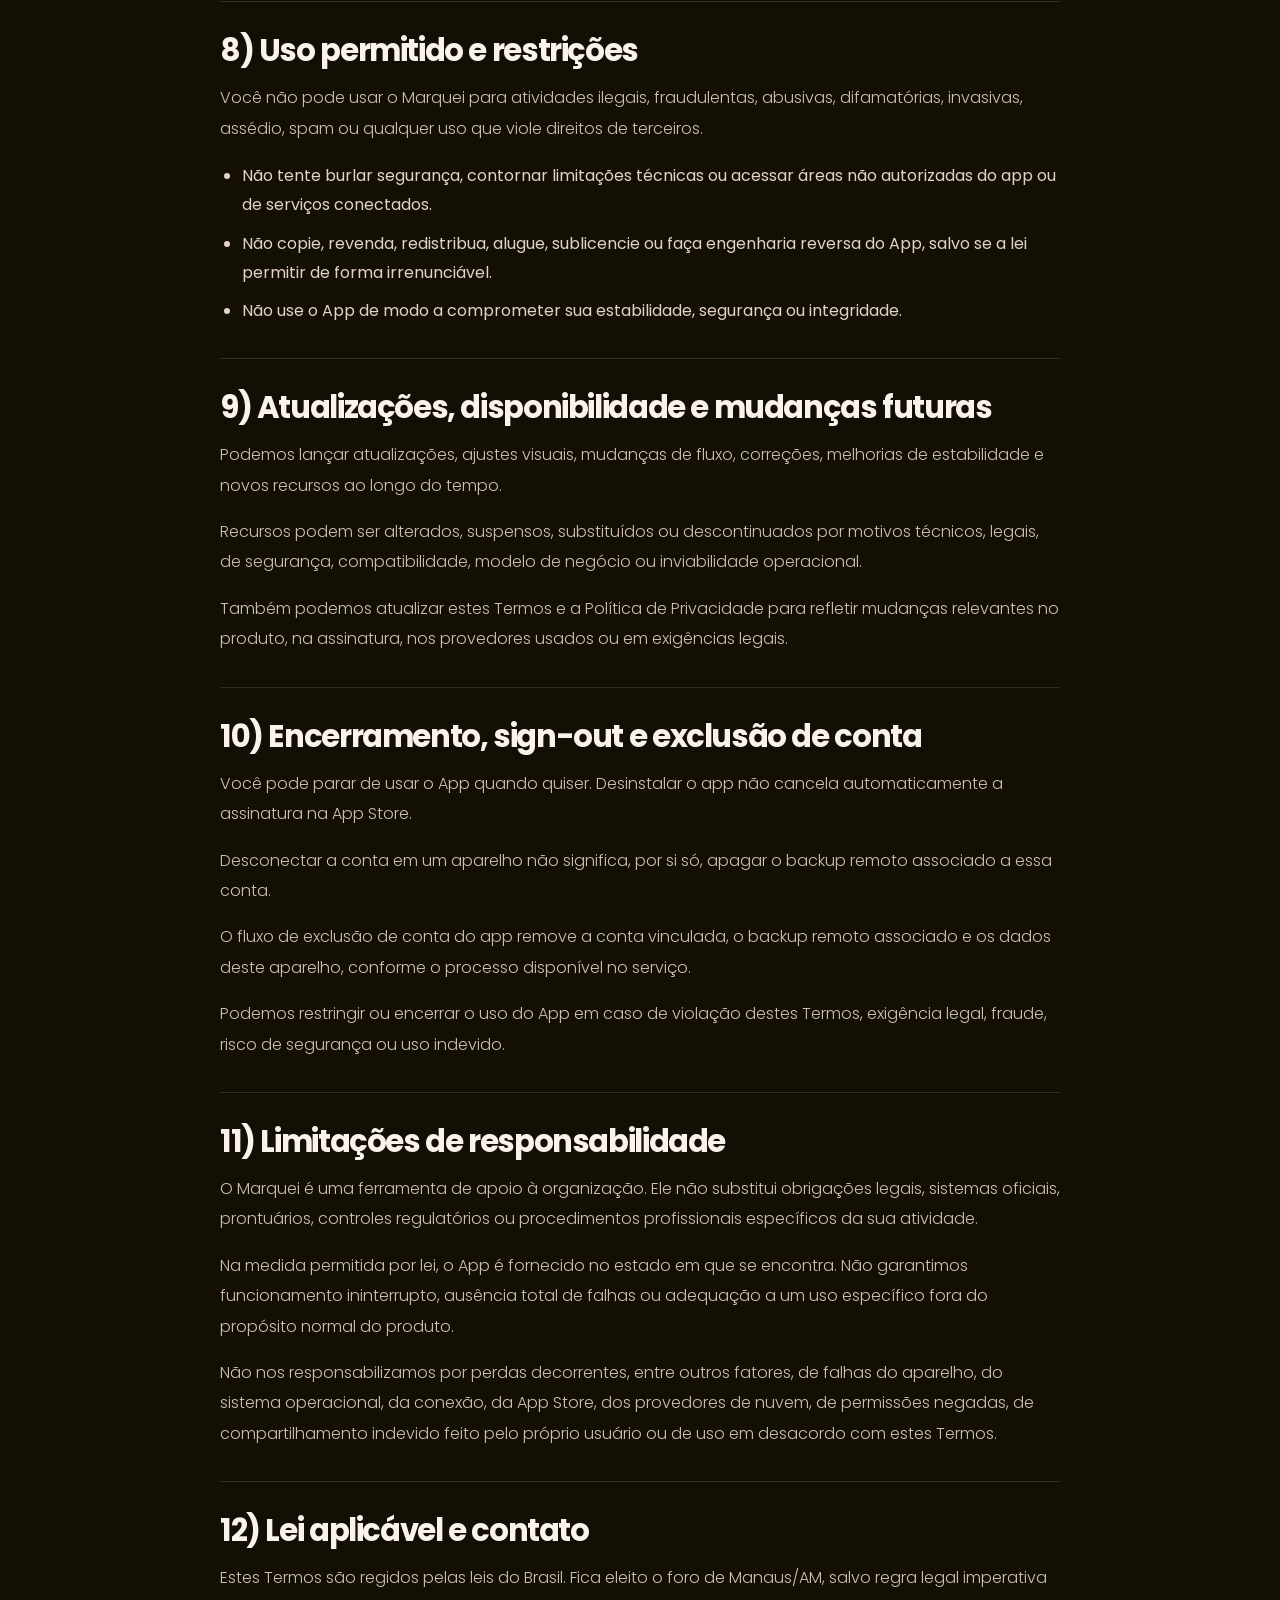
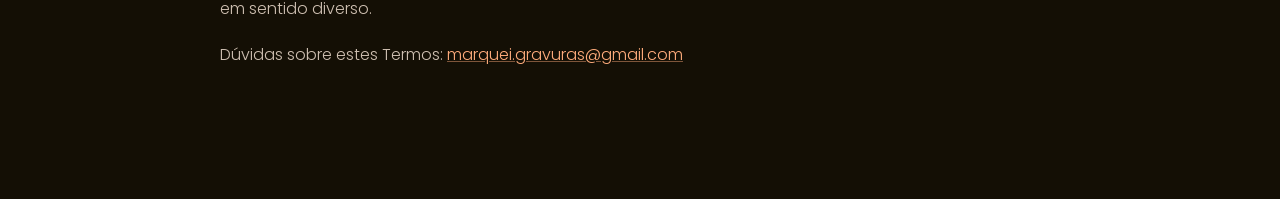
<file: legal/terms-of-use/index.html>
<!DOCTYPE html>
<html lang="pt-BR">
  <head>
    <meta charset="UTF-8" />
    <meta name="viewport" content="width=device-width, initial-scale=1.0" />
    <title>Marquei | Termos de uso</title>
    <meta name="theme-color" content="#140F05" />
    <link
      rel="icon"
      type="image/png"
      sizes="512x512"
      href="../../assets/images/brand/marqueiIcon-favicon.png"
    />
    <link rel="preconnect" href="https://fonts.googleapis.com" />
    <link rel="preconnect" href="https://fonts.gstatic.com" crossorigin />
    <link
      href="https://fonts.googleapis.com/css2?family=Poppins:ital,wght@0,300;0,400;0,500;0,600;0,700;0,800;1,400;1,600&amp;display=swap"
      rel="stylesheet"
    />
    <link rel="stylesheet" href="../../assets/css/base.css" />
    <link rel="stylesheet" href="../../assets/css/components.css" />
    <link rel="stylesheet" href="../../assets/css/pages/legal.css" />
  </head>
  <body class="legal-body">
    <main class="legal-page">
      <div
        class="legal-content"
        data-legal-root
        data-legal-source="../../src/legal/terms-of-use.json"
        data-legal-home="../../"
        data-legal-icon="../../assets/images/brand/marqueiIconw.png"
      >
        <p class="legal-loading">Carregando termos de uso...</p>
      </div>
    </main>

    <script src="../../assets/js/core.js"></script>
    <script src="../../assets/js/pages/legal.js"></script>
  </body>
</html>
</file>
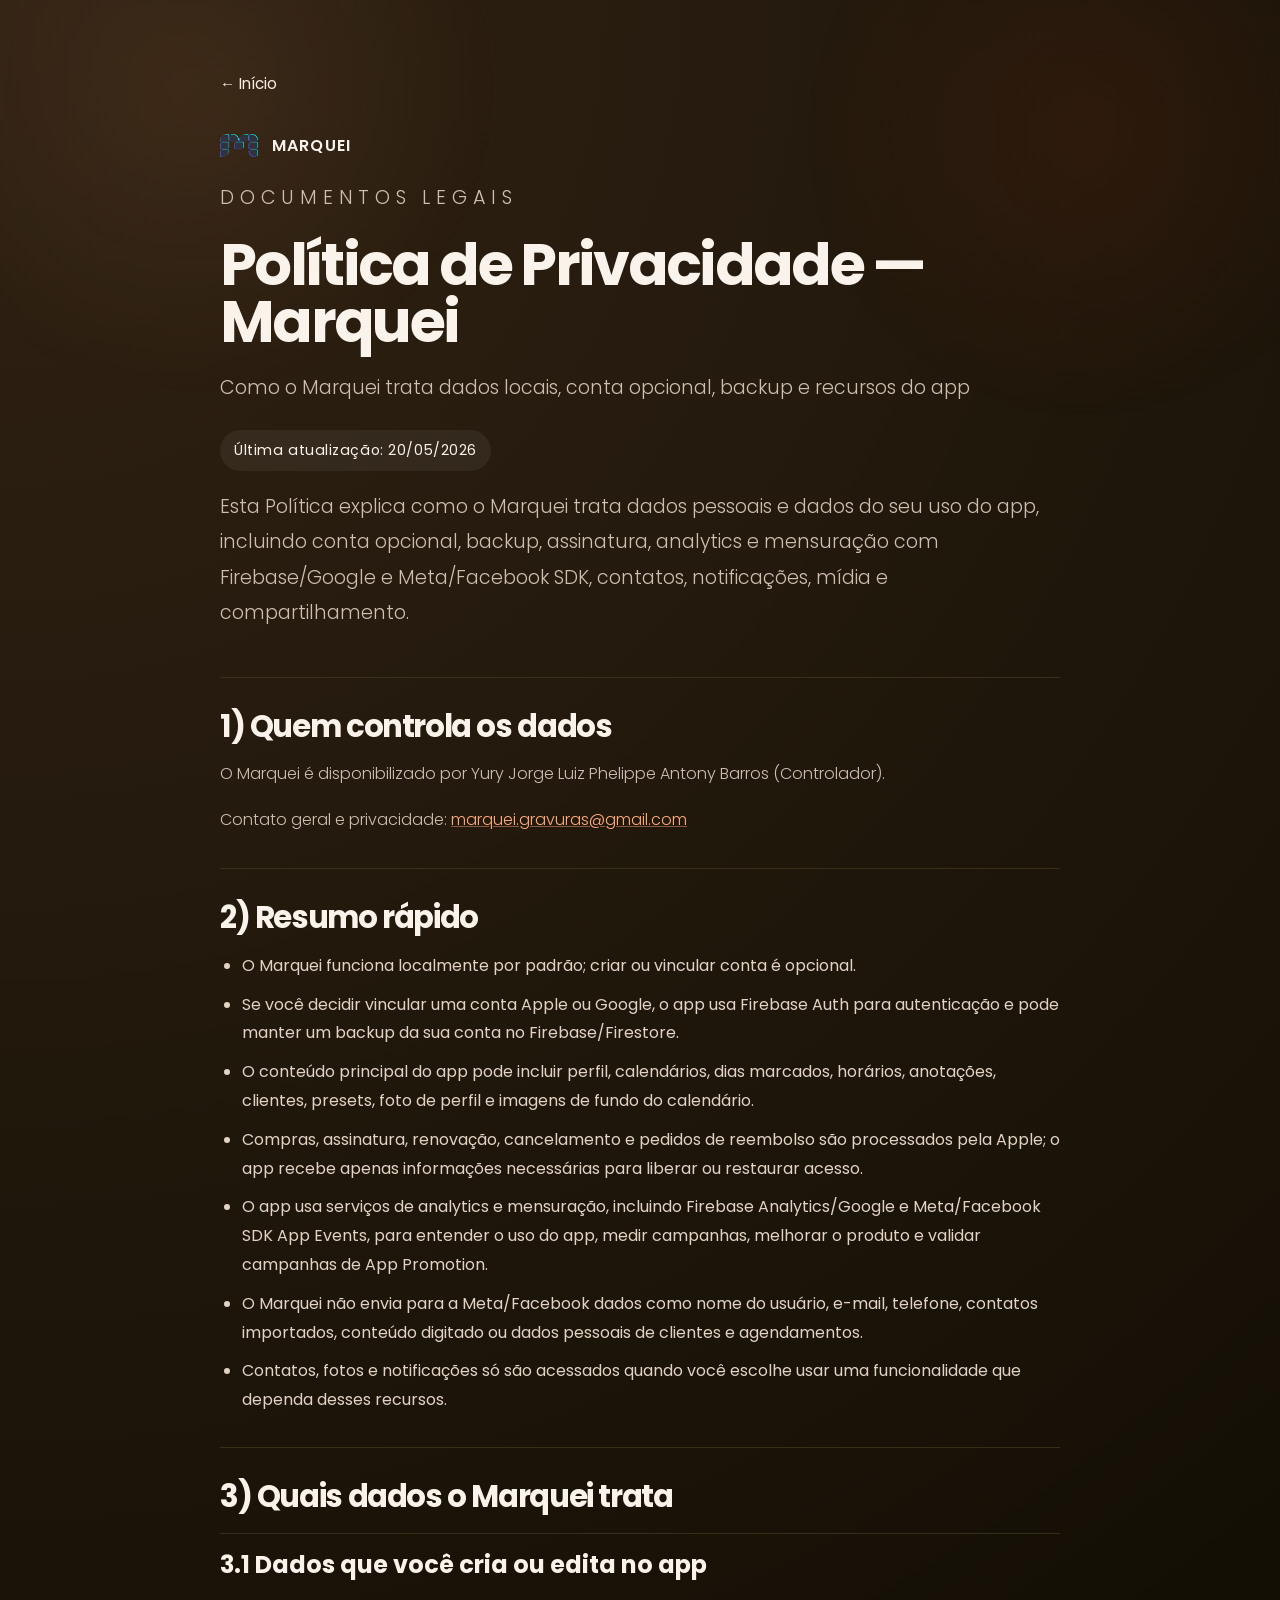
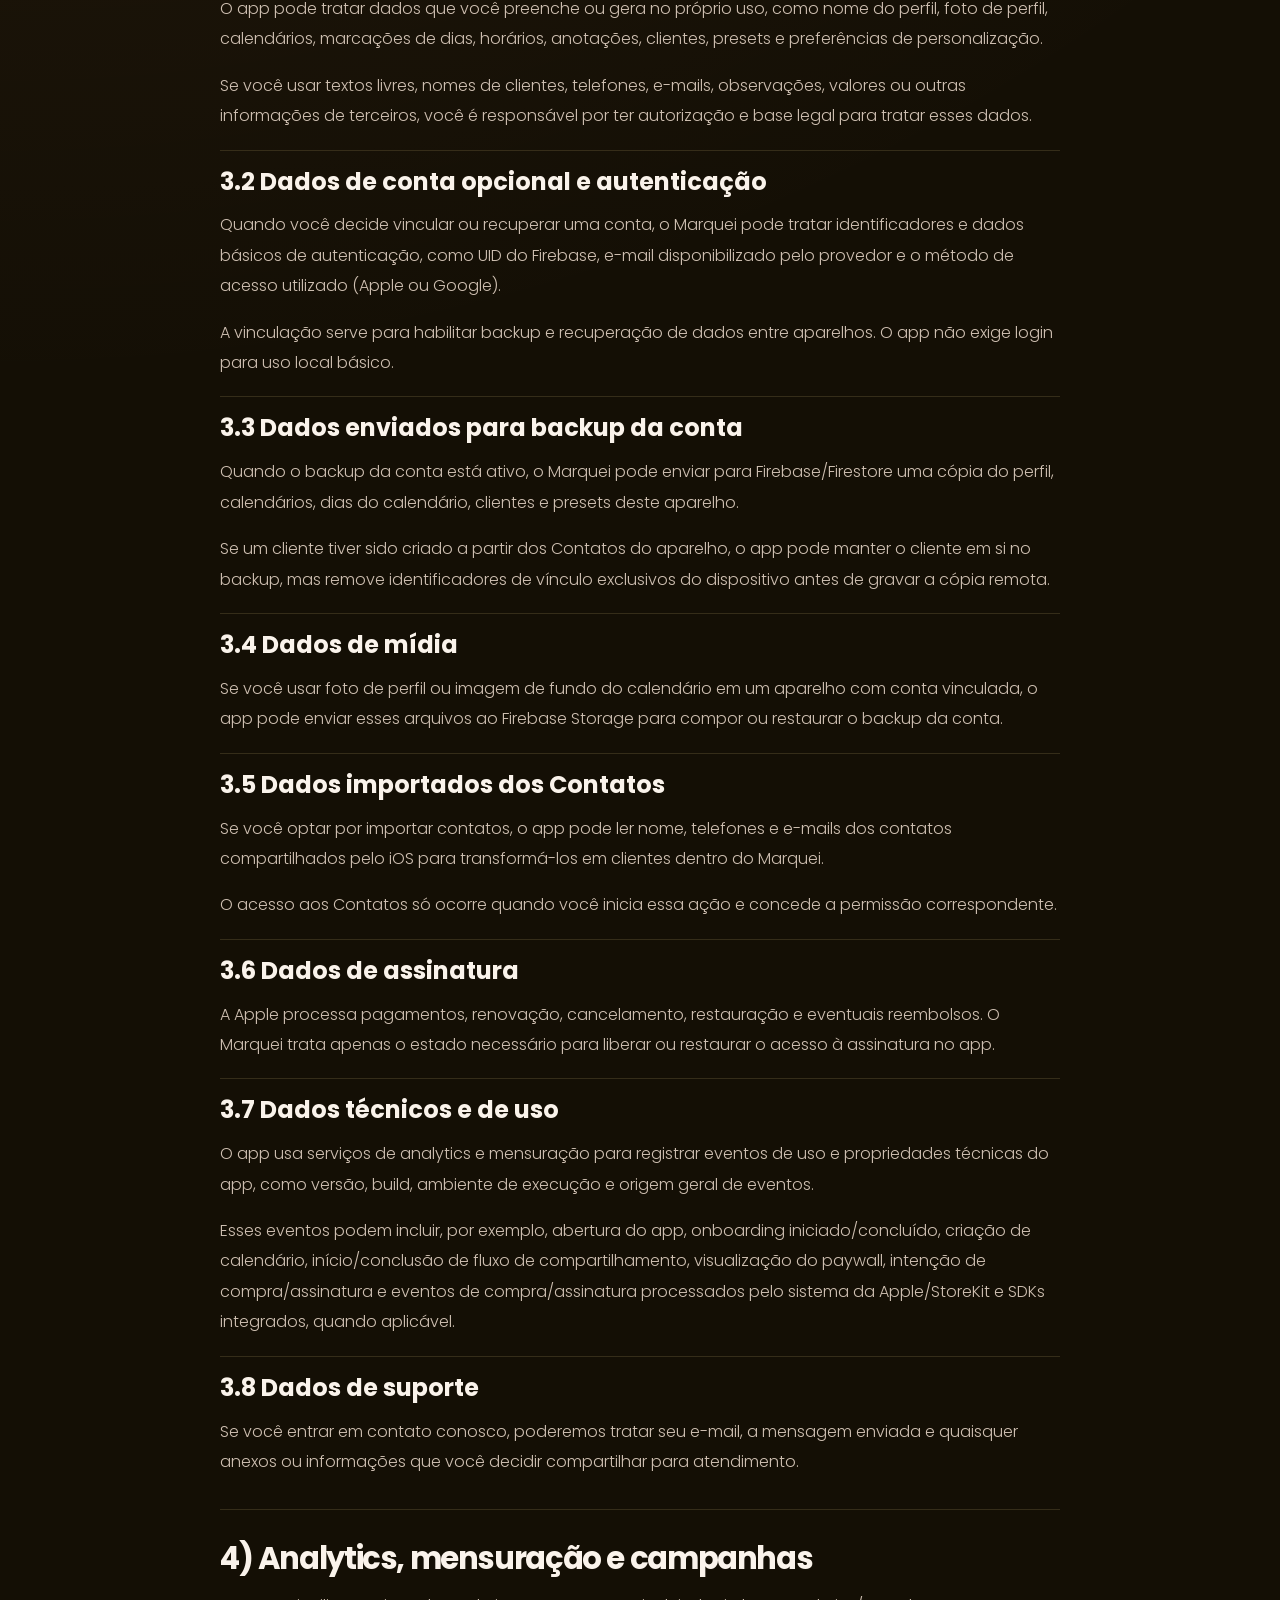
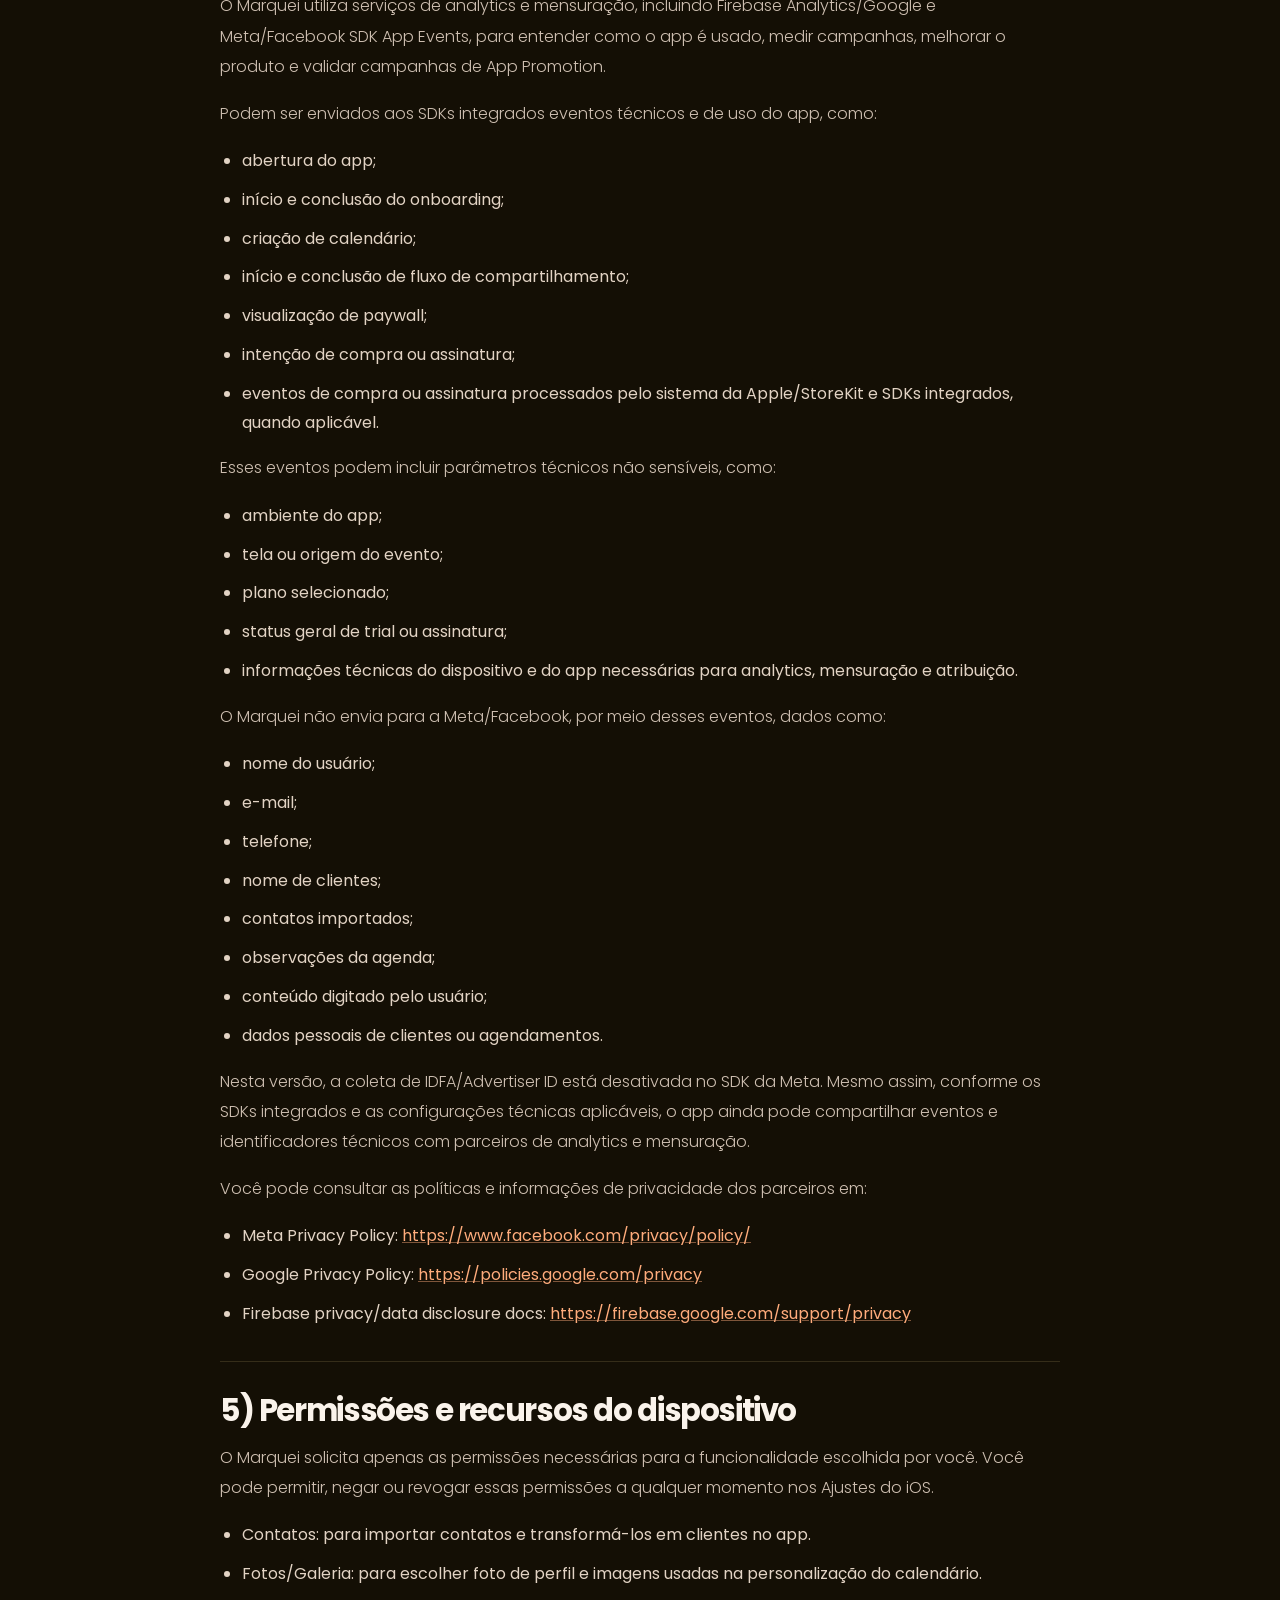
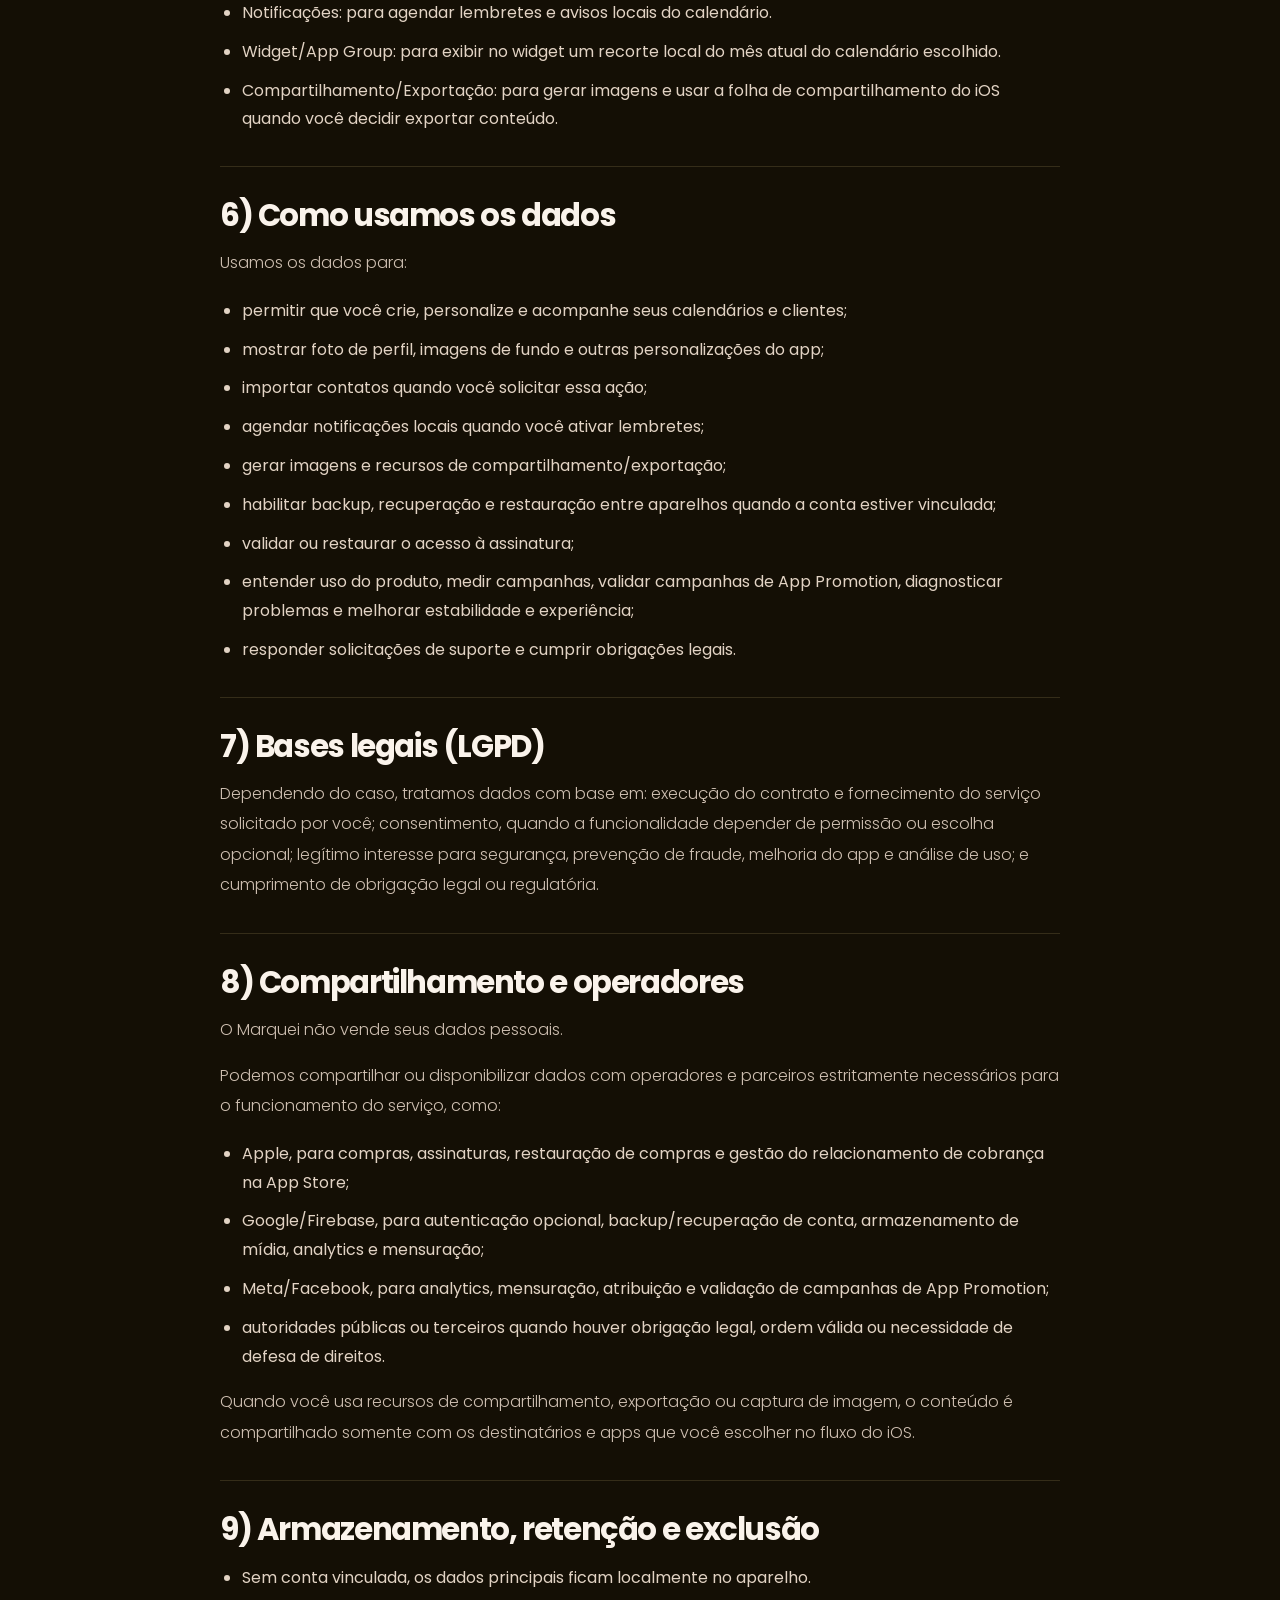
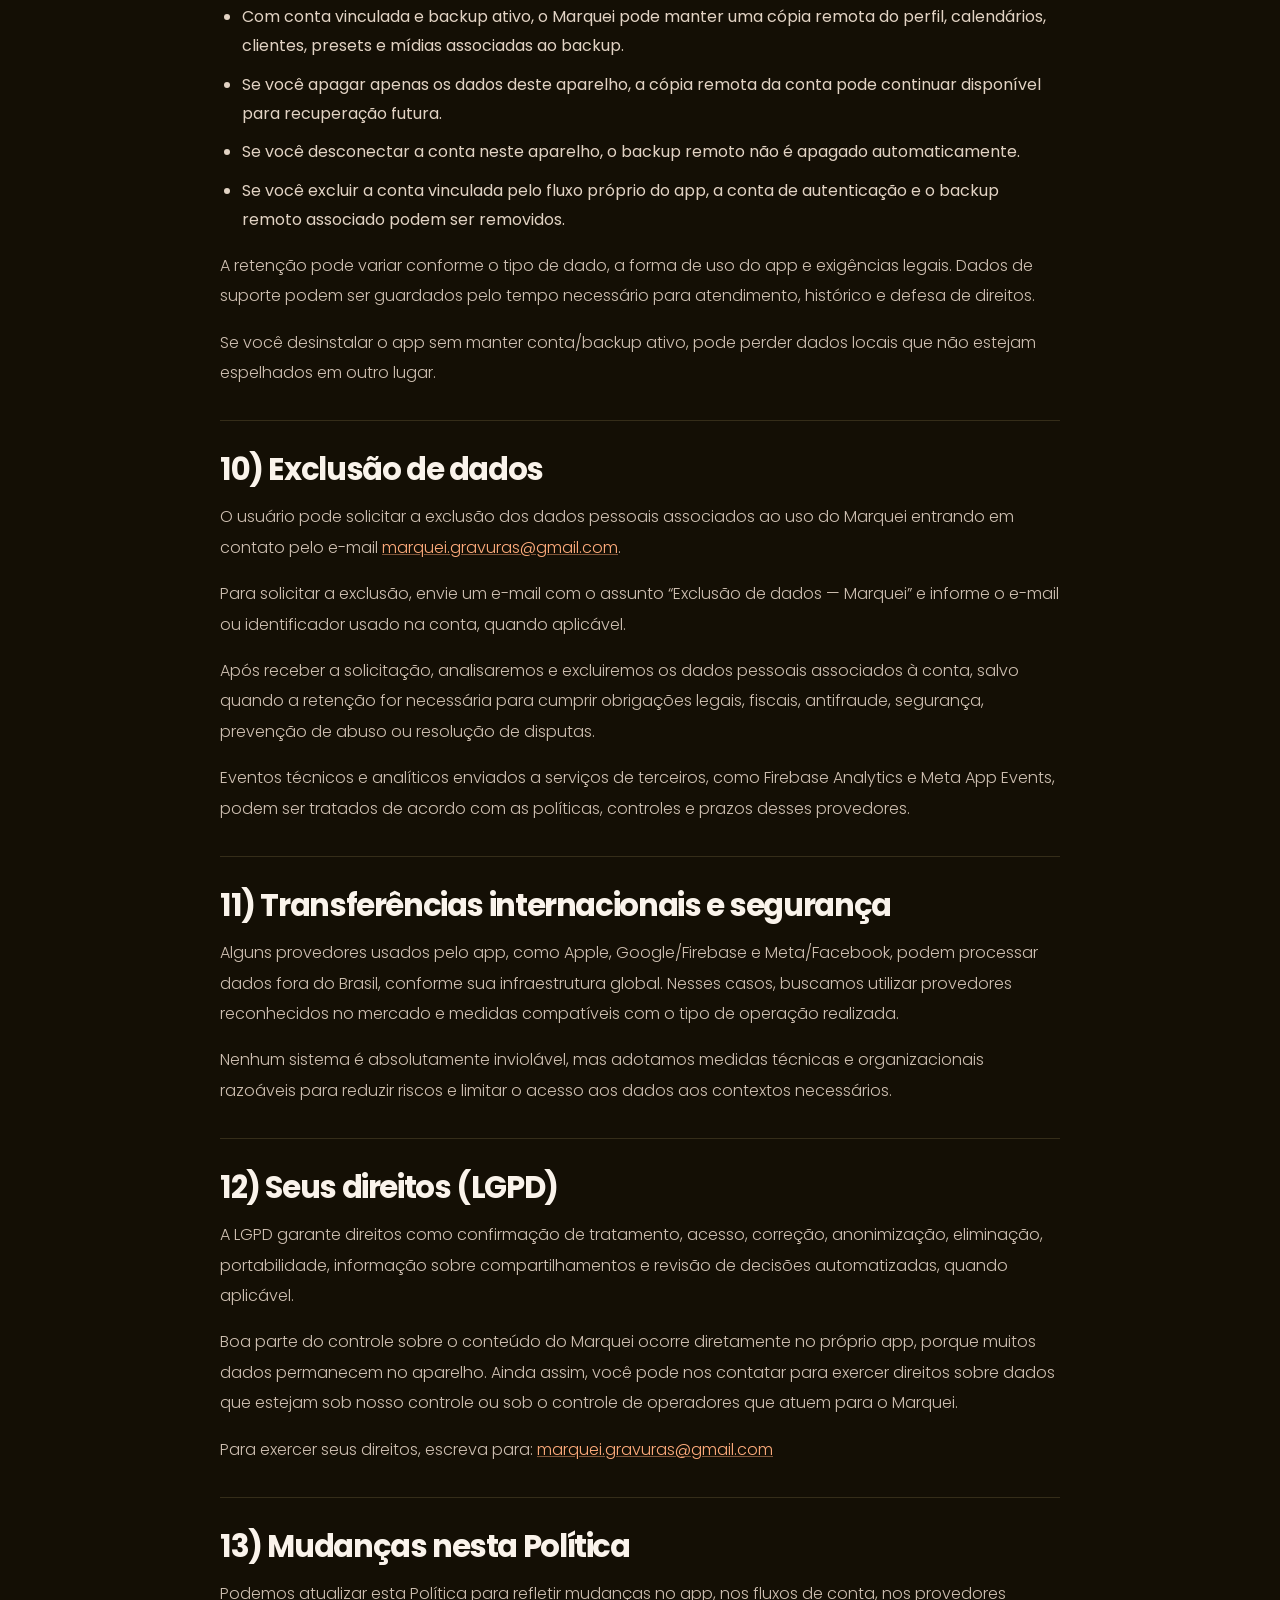
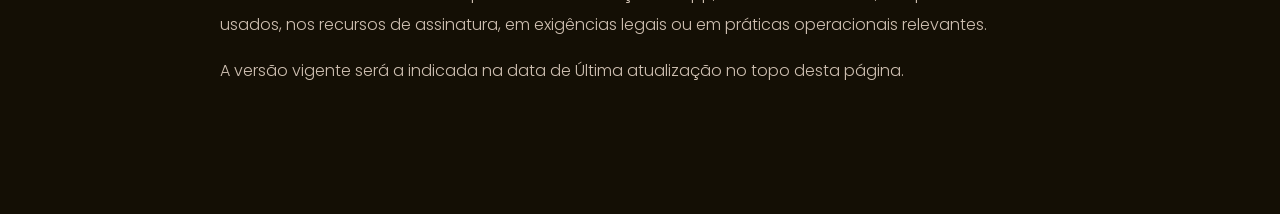
<file: privacy.html>
<!DOCTYPE html>
<html lang="pt-BR">
  <head>
    <meta charset="UTF-8" />
    <meta name="viewport" content="width=device-width, initial-scale=1.0" />
    <title>Marquei | Politica de privacidade</title>
    <meta http-equiv="refresh" content="0; url=./legal/privacy-policy/" />
    <link rel="canonical" href="./legal/privacy-policy/" />
  </head>
  <body>
    <script>
      window.location.replace("./legal/privacy-policy/");
    </script>
    <p>
      Redirecionando para a politica de privacidade.
      <a href="./legal/privacy-policy/">Abrir pagina</a>
    </p>
  </body>
</html>
</file>
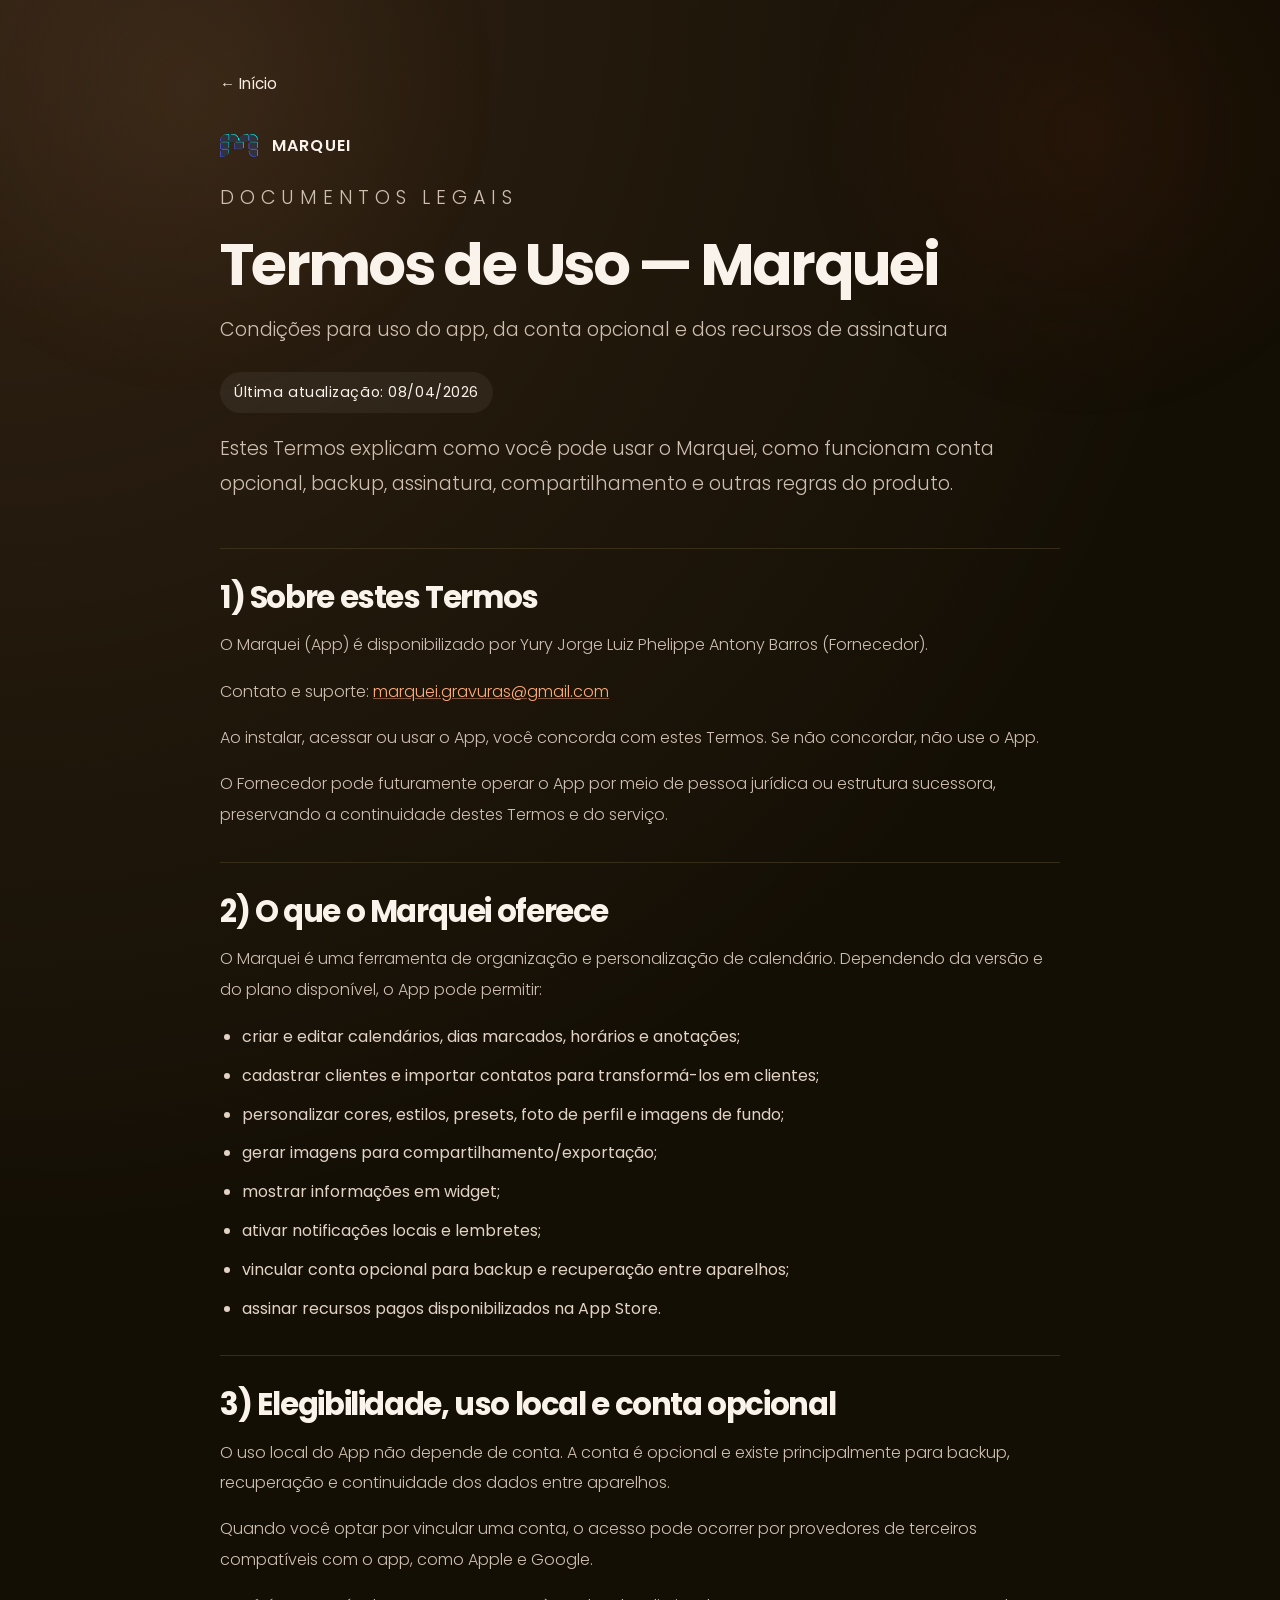
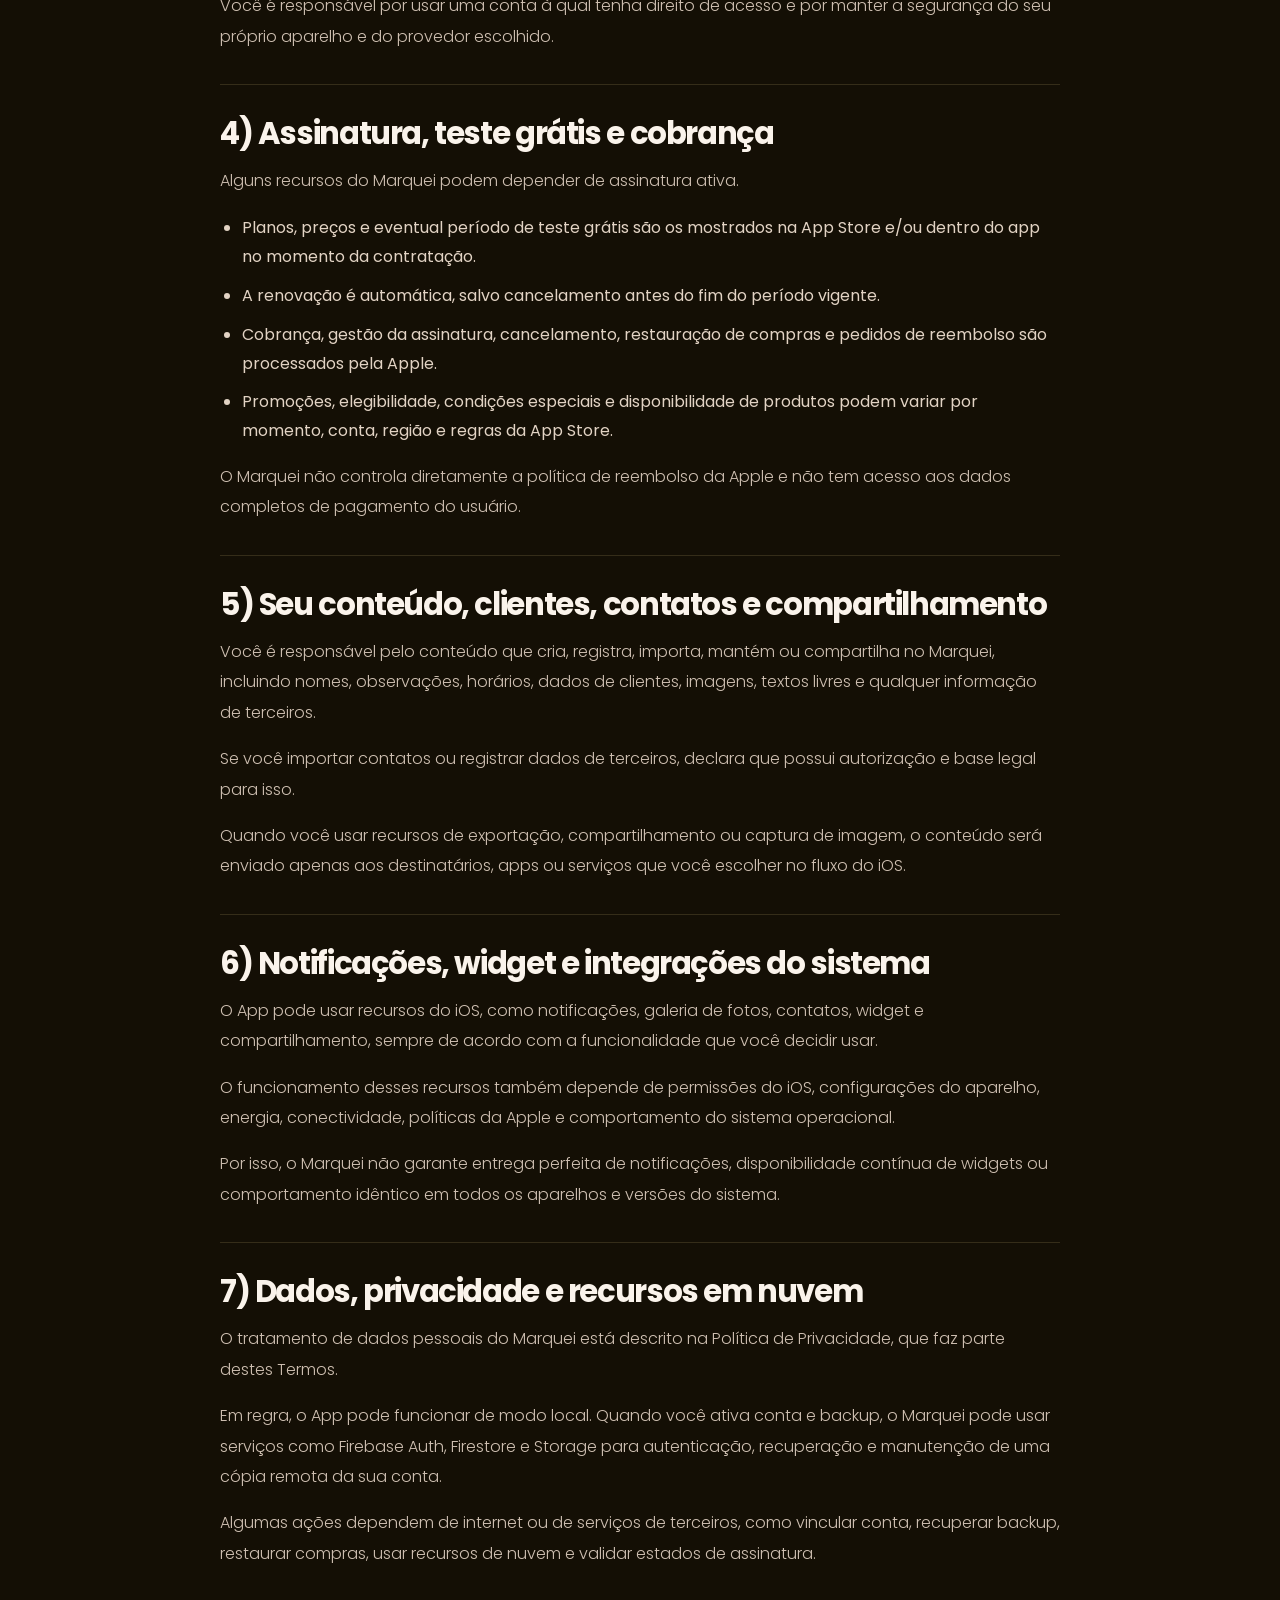
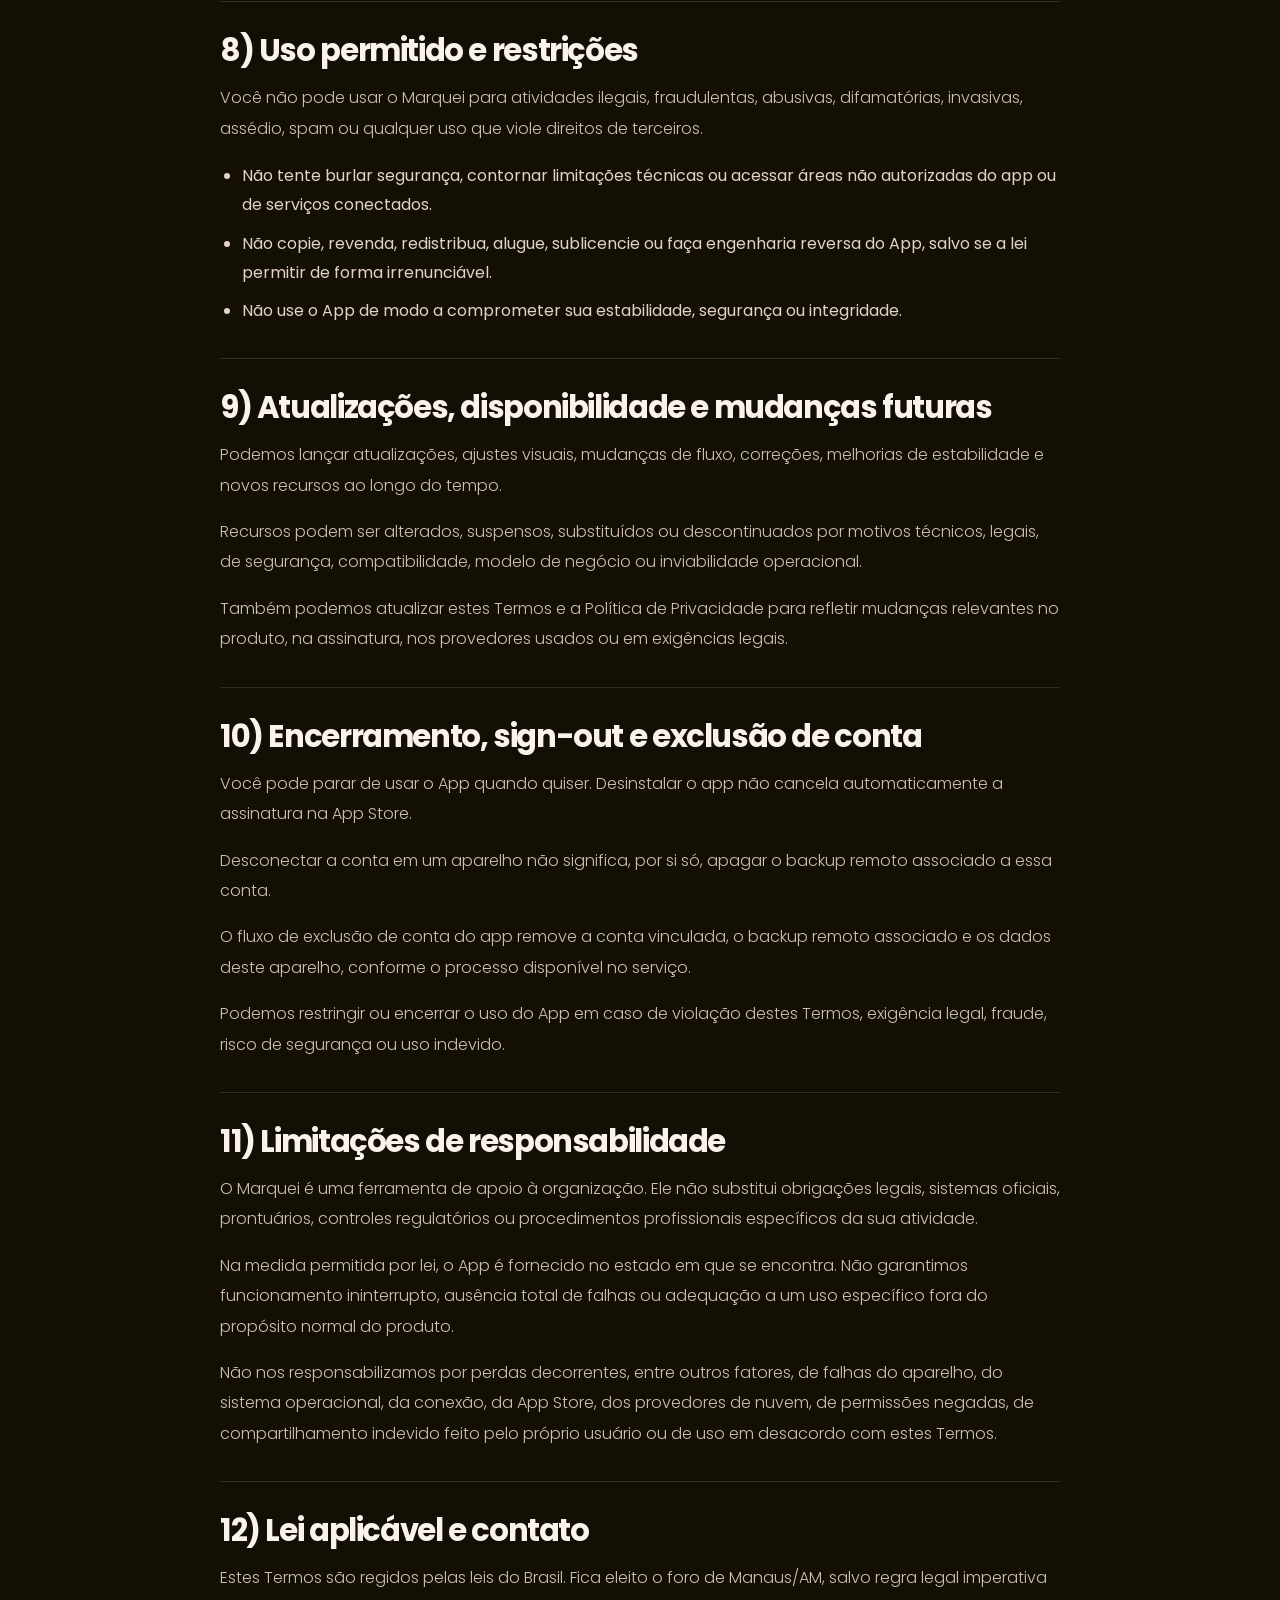
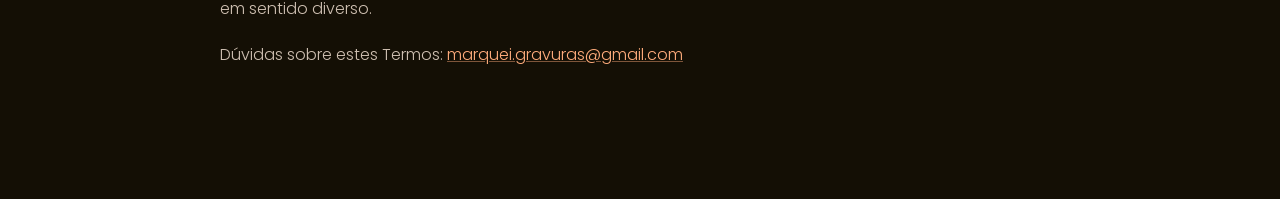
<file: terms.html>
<!DOCTYPE html>
<html lang="pt-BR">
  <head>
    <meta charset="UTF-8" />
    <meta name="viewport" content="width=device-width, initial-scale=1.0" />
    <title>Marquei | Termos de uso</title>
    <meta http-equiv="refresh" content="0; url=./legal/terms-of-use/" />
    <link rel="canonical" href="./legal/terms-of-use/" />
  </head>
  <body>
    <script>
      window.location.replace("./legal/terms-of-use/");
    </script>
    <p>
      Redirecionando para os termos de uso.
      <a href="./legal/terms-of-use/">Abrir pagina</a>
    </p>
  </body>
</html>
</file>
<file: assets/css/base.css>
:root {
  --bg-primary: #140f05;
  --bg-secondary: #1a160d;
  --text-heading: #faf3eb;
  --text-body: #cebfb1;
  --text-muted: #8b7e70;
  --text-feature: #e2d3c4;
  --accent-primary: #ffac7c;
  --accent-dark: #833219;
  --border-default: #433922;
  --border-light: #faf3eb;
  --surface-card: #281e13;
  --surface-cta: #ffac7c;
  --surface-hover: #281e13;
  --shadow-soft: 0 30px 80px rgba(0, 0, 0, 0.24);
  --container: min(1400px, calc(100vw - 32px));
  --motion-ease: cubic-bezier(0.22, 1, 0.36, 1);
}

*,
*::before,
*::after {
  box-sizing: border-box;
}

html {
  scroll-behavior: smooth;
}

body {
  margin: 0;
  font-family: "Poppins", sans-serif;
  background: var(--bg-primary);
  color: var(--text-body);
}

body::before {
  content: "";
  position: fixed;
  inset: 0;
  pointer-events: none;
  background-image: radial-gradient(
      circle at 15% 10%,
      rgba(255, 172, 124, 0.08),
      transparent 24%
    ),
    radial-gradient(circle at 85% 15%, rgba(131, 50, 25, 0.14), transparent 22%);
  opacity: 0.95;
}

a {
  color: inherit;
  text-decoration: none;
}

button,
a {
  -webkit-tap-highlight-color: transparent;
}

img {
  max-width: 100%;
  display: block;
}

em {
  color: var(--accent-primary);
  font-style: italic;
}

.page-shell {
  position: relative;
  isolation: isolate;
}

.container {
  width: var(--container);
  margin: 0 auto;
}

.eyebrow {
  margin: 0 0 20px;
  color: var(--accent-primary);
  font-size: 0.78rem;
  font-weight: 600;
  letter-spacing: 0.3em;
  text-transform: uppercase;
}

.eyebrow-dark {
  color: var(--accent-dark);
}

h1,
h2,
h3 {
  margin: 0;
  color: var(--text-heading);
}

h1 {
  max-width: 12ch;
  font-size: clamp(2.8rem, 7vw, 5.3rem);
  font-weight: 700;
  line-height: 0.98;
  letter-spacing: -0.05em;
}

h2 {
  max-width: 14ch;
  font-size: clamp(2.6rem, 5vw, 5rem);
  font-weight: 700;
  line-height: 0.98;
  letter-spacing: -0.045em;
}

h3 {
  font-size: clamp(1.6rem, 2vw, 2.3rem);
  font-weight: 700;
  line-height: 1.08;
}

@media (max-width: 760px) {
  :root {
    --container: min(1400px, calc(100vw - 24px));
  }
}

@media (prefers-reduced-motion: reduce) {
  html {
    scroll-behavior: auto;
  }

  *,
  *::before,
  *::after {
    animation: none !important;
    transition: none !important;
  }

  [data-reveal] {
    opacity: 1;
    transform: none;
  }
}
</file>
<file: assets/css/components.css>
.brand {
  display: inline-flex;
  align-items: center;
  gap: 14px;
  font-weight: 600;
  color: var(--text-heading);
}

.brand-logo {
  width: 28px;
  height: auto;
  display: block;
  background: none;
  border: 0;
  border-radius: 0;
  box-shadow: none;
}

.brand-logo-footer {
  width: 38px;
  flex: 0 0 auto;
}

.brand-logo-legal {
  width: 38px;
  flex: 0 0 auto;
}

.brand-wordmark {
  font-size: 1rem;
  letter-spacing: 0.08em;
  text-transform: uppercase;
}

.brand-legal {
  margin-bottom: 22px;
}

.text-link {
  color: var(--text-heading);
  font-size: 0.95rem;
  transition: color 180ms ease;
}

.text-link:hover {
  color: var(--accent-primary);
}

.legal-back-link {
  display: inline-flex;
  width: fit-content;
}

.download-component {
  display: block;
}

.store-cta-button {
  margin-top: 36px;
}

.app-store-button {
  display: inline-flex;
  align-items: center;
  gap: 14px;
  border: 1px solid rgba(250, 243, 235, 0.24);
  border-radius: 16px;
  padding: 12px 18px 12px 16px;
  min-height: 58px;
  min-width: 212px;
  background: linear-gradient(
    180deg,
    rgba(250, 243, 235, 0.08),
    rgba(250, 243, 235, 0.03)
  );
  box-shadow:
    0 14px 28px rgba(0, 0, 0, 0.18),
    inset 0 1px 0 rgba(250, 243, 235, 0.08);
  color: var(--text-heading);
  white-space: nowrap;
  transition:
    background 220ms ease,
    border-color 220ms ease,
    box-shadow 220ms ease,
    transform 220ms ease,
    opacity 220ms ease;
}

.app-store-button:hover {
  background: linear-gradient(
    180deg,
    rgba(250, 243, 235, 0.14),
    rgba(250, 243, 235, 0.06)
  );
  border-color: rgba(250, 243, 235, 0.34);
  box-shadow:
    0 16px 34px rgba(0, 0, 0, 0.22),
    inset 0 1px 0 rgba(250, 243, 235, 0.1);
  transform: translateY(-2px);
}

.app-store-button.is-disabled {
  cursor: not-allowed;
  opacity: 1;
  transform: none;
}

.app-store-button.is-disabled:hover {
  background: linear-gradient(
    180deg,
    rgba(250, 243, 235, 0.08),
    rgba(250, 243, 235, 0.03)
  );
  border-color: rgba(250, 243, 235, 0.24);
  box-shadow:
    0 14px 28px rgba(0, 0, 0, 0.18),
    inset 0 1px 0 rgba(250, 243, 235, 0.08);
}

.apple-icon {
  display: inline-grid;
  place-items: center;
  flex: 0 0 auto;
  width: 38px;
  height: 38px;
  color: rgba(250, 243, 235, 0.98);
  transform: translateY(-1px);
}

.apple-icon svg {
  display: block;
  width: 30px;
  height: 30px;
}

.app-store-copy {
  display: grid;
  align-content: center;
  gap: 4px;
}

.app-store-overline {
  display: block;
  color: rgba(250, 243, 235, 0.76);
  font-size: 0.62rem;
  font-weight: 700;
  line-height: 1;
  letter-spacing: 0.18em;
  text-transform: uppercase;
}

.app-store-label {
  display: block;
  color: var(--text-heading);
  font-size: 1.12rem;
  line-height: 0.98;
  font-weight: 700;
  letter-spacing: -0.02em;
}

.download-button-subline {
  display: block;
  color: rgba(250, 243, 235, 0.62);
  font-size: 0.72rem;
  line-height: 1.18;
  font-weight: 500;
  letter-spacing: -0.01em;
}

.app-store-note {
  margin: 12px 0 0;
  color: var(--text-muted);
  font-size: 0.92rem;
  line-height: 1.65;
}

.cta-button {
  display: inline-flex;
  align-items: center;
  gap: 14px;
  justify-content: center;
  margin-top: 0;
  padding: 22px 34px;
  border-radius: 18px;
  background: var(--bg-primary);
  color: var(--text-heading);
  font-size: 0.82rem;
  font-weight: 600;
  letter-spacing: 0.2em;
  text-transform: uppercase;
  transition: background 220ms ease, transform 220ms ease;
}

.cta-button:hover {
  background: var(--surface-hover);
  transform: translateY(-2px);
}

.app-store-button.is-disabled,
.cta-button.is-disabled {
  cursor: not-allowed;
  transform: none;
}

.cta-button.is-disabled {
  opacity: 0.5;
}

.cta-button.is-disabled:hover {
  background: var(--bg-primary);
  transform: none;
}

.has-reveal [data-reveal] {
  opacity: 0;
  transform: translate3d(0, 34px, 0);
  transition:
    opacity 800ms var(--motion-ease),
    transform 800ms var(--motion-ease);
}

.has-reveal [data-reveal="left"] {
  transform: translate3d(36px, 0, 0);
}

.has-reveal [data-reveal="right"] {
  transform: translate3d(-36px, 0, 0);
}

.has-reveal [data-reveal].is-visible {
  opacity: 1;
  transform: translate3d(0, 0, 0);
}

@media (max-width: 760px) {
  .store-badge-button {
    width: min(100%, 352px);
    margin-left: auto;
    margin-right: auto;
  }

  .app-store-button,
  .cta-button {
    justify-content: center;
  }

  .app-store-button {
    position: relative;
    width: 100%;
    justify-content: center;
    min-width: 0;
    min-height: 64px;
    margin: 0 auto;
    padding: 13px 22px 13px 24px;
  }

  .app-store-button .apple-icon {
    position: absolute;
    left: 24px;
    top: 50%;
    transform: translateY(-50%);
  }

  .store-cta-button .cta-button {
    width: min(100%, 340px);
    min-height: 58px;
  }

  .app-store-note {
    font-size: 0.84rem;
    line-height: 1.55;
  }
}

@media (max-width: 900px) and (orientation: portrait) {
  .app-store-button {
    gap: 14px;
    min-height: 62px;
    min-width: 0;
    padding: 12px 20px 12px 24px;
  }

  .apple-icon {
    width: 36px;
    height: 36px;
  }

  .apple-icon svg {
    width: 29px;
    height: 29px;
  }

  .app-store-copy {
    gap: 3px;
  }

  .app-store-overline {
    font-size: 0.6rem;
  }

  .app-store-label {
    font-size: 1.08rem;
  }

  .download-button-subline {
    font-size: 0.68rem;
  }

  .app-store-note {
    margin-top: 10px;
    font-size: 0.82rem;
    line-height: 1.5;
  }
}
</file>
<file: assets/css/pages/landing.css>
.hero-section,
.section-light,
.section-dark,
.cta-section,
.site-footer {
  position: relative;
}

.hero-section {
  min-height: auto;
  padding: 64px 0 72px;
  overflow: clip;
}

.section-dark {
  background: var(--bg-primary);
}

.section-light {
  background: var(--bg-secondary);
}

.cta-section {
  background: var(--surface-cta);
  color: var(--accent-dark);
  padding: 148px 0;
}

.hero-grid {
  display: grid;
  grid-template-columns: minmax(0, 4.6fr) minmax(0, 5.4fr);
  gap: clamp(28px, 4vw, 54px);
  align-items: center;
}

.hero-copy {
  position: relative;
  z-index: 1;
  max-width: 580px;
  margin: 0;
  text-align: left;
  display: grid;
  align-content: start;
}

.hero-body,
.section-body,
.cta-body {
  font-size: clamp(1.05rem, 1.5vw, 1.35rem);
  line-height: 1.85;
  font-weight: 300;
  color: var(--text-body);
}

.hero-body {
  max-width: 34rem;
  margin: 22px 0 0;
}

.feature-bullets {
  list-style: none;
  margin: 34px 0 0;
  padding: 0;
  display: grid;
  gap: 14px;
}

.feature-bullets li {
  display: flex;
  align-items: flex-start;
  gap: 12px;
  color: var(--text-feature);
  line-height: 1.7;
}

.feature-bullets li::before {
  content: "—";
  color: var(--accent-primary);
  font-weight: 700;
}

.hero-actions {
  display: flex;
  align-items: center;
  justify-content: flex-start;
  flex-wrap: wrap;
  gap: 14px 20px;
  margin-top: 24px;
}

.hero-audience-note {
  max-width: 34rem;
}

.hero-stage {
  position: relative;
  display: grid;
  place-items: center;
  min-width: 0;
}

.hero-stage-glow {
  position: absolute;
  inset: auto 10% 10% 10%;
  height: 40%;
  border-radius: 999px;
  background: radial-gradient(
    ellipse at center,
    rgba(255, 172, 124, 0.22),
    rgba(255, 172, 124, 0.08) 38%,
    transparent 72%
  );
  filter: blur(30px);
  pointer-events: none;
}

.hero-product-image {
  position: relative;
  z-index: 1;
  width: min(100%, 820px);
  max-height: min(72vh, 700px);
  height: auto;
  object-fit: contain;
  filter: drop-shadow(0 30px 60px rgba(0, 0, 0, 0.38));
}

.hero-orb {
  position: absolute;
  width: 34vw;
  aspect-ratio: 1;
  border-radius: 50%;
  filter: blur(40px);
  opacity: 0.16;
}

.hero-orb-left {
  top: 40px;
  left: -8vw;
  background: radial-gradient(circle, var(--accent-primary), transparent 70%);
}

.hero-orb-right {
  right: -10vw;
  bottom: -10vw;
  background: radial-gradient(circle, #a54a29, transparent 68%);
}

.section-shell {
  padding: 132px 0;
}

.section-heading {
  display: grid;
  grid-template-columns: minmax(0, 1fr);
  gap: 18px;
  align-items: start;
}

.showcase-marquee {
  --showcase-gap: 18px;
  --showcase-duration: 48s;
  --showcase-translate: -50%;
  position: relative;
  margin-top: 56px;
  overflow: hidden;
}

.showcase-marquee::before,
.showcase-marquee::after {
  content: "";
  position: absolute;
  z-index: 2;
  top: 0;
  bottom: 0;
  width: clamp(28px, 8vw, 92px);
  pointer-events: none;
}

.showcase-marquee::before {
  left: 0;
  background: linear-gradient(to right, var(--bg-secondary), transparent);
}

.showcase-marquee::after {
  right: 0;
  background: linear-gradient(to left, var(--bg-secondary), transparent);
}

.showcase-track {
  display: flex;
  gap: var(--showcase-gap);
  width: max-content;
  animation: showcase-scroll var(--showcase-duration) linear infinite;
  animation-play-state: paused;
  backface-visibility: hidden;
  transform: translate3d(0, 0, 0);
  will-change: transform;
}

.showcase-marquee.is-ready.is-in-view .showcase-track {
  animation-play-state: running;
}

.showcase-strip {
  flex: 0 0 auto;
  display: flex;
  gap: var(--showcase-gap);
}

.showcase-card {
  flex: 0 0 clamp(138px, 14vw, 180px);
  min-width: 0;
  margin: 0;
  overflow: hidden;
  border-radius: 8px;
  background: rgba(250, 243, 235, 0.06);
  box-shadow: 0 24px 40px rgba(0, 0, 0, 0.28);
}

.showcase-image {
  width: 100%;
  height: auto;
  aspect-ratio: 640 / 940;
  background: rgba(250, 243, 235, 0.06);
  object-fit: cover;
  display: block;
}

@keyframes showcase-scroll {
  from {
    transform: translate3d(0, 0, 0);
  }

  to {
    transform: translate3d(var(--showcase-translate), 0, 0);
  }
}

.section-footnote {
  margin: 0;
  color: var(--text-body);
  line-height: 1.8;
}

.section-footnote {
  margin-top: 24px;
  color: var(--text-muted);
}

#como-funciona .section-body {
  max-width: none;
  margin-top: 20px;
}

.howworks-board {
  display: grid;
  grid-template-columns: minmax(0, 1fr);
  gap: 30px;
  max-width: 1160px;
  margin: 56px auto 0;
  padding-bottom: 12px;
  align-items: start;
}

.howworks-board::before {
  content: none;
}

.howworks-column {
  min-width: 0;
  display: grid;
  grid-template-columns: minmax(300px, 0.9fr) minmax(0, 1.1fr);
  grid-template-areas:
    "card media"
    "bullets media";
  align-items: center;
  gap: 18px 32px;
  padding: 8px 0 10px;
}

.howworks-card {
  grid-area: card;
  max-width: none;
  width: min(100%, 29rem);
  padding-right: 0;
  display: grid;
  gap: 8px;
  justify-self: start;
}

.step-index {
  display: inline-flex;
  align-items: center;
  gap: 8px;
  width: fit-content;
  margin-bottom: 0;
  color: var(--accent-primary);
  font-size: 0.74rem;
  font-weight: 700;
  letter-spacing: 0.2em;
  line-height: 1;
  text-transform: uppercase;
}

.step-index::before {
  content: "Etapa";
  color: var(--text-muted);
  font-size: 0.68rem;
  font-weight: 600;
  letter-spacing: 0.17em;
}

.howworks-card h3 {
  max-width: none;
  font-size: clamp(2rem, 2.45vw, 2.8rem);
  line-height: 0.95;
  letter-spacing: -0.055em;
  text-wrap: balance;
}

.howworks-column .feature-bullets {
  grid-area: bullets;
  margin-top: 0;
  gap: 9px;
  width: min(100%, 29rem);
  max-width: none;
  justify-self: start;
}

.howworks-column .feature-bullets li {
  gap: 10px;
  font-size: 0.94rem;
  line-height: 1.56;
}

.howworks-media {
  grid-area: media;
  margin: 0;
  position: relative;
  min-height: 468px;
  display: grid;
  place-items: end center;
  align-self: end;
  justify-self: stretch;
  padding: 8px 0 0;
}

.howworks-media::before {
  content: "";
  position: absolute;
  inset: 14% 2% 6%;
  border-radius: 999px;
  background: radial-gradient(
    ellipse at center,
    rgba(255, 172, 124, 0.18),
    rgba(255, 172, 124, 0.06) 42%,
    transparent 72%
  );
  filter: blur(30px);
  pointer-events: none;
}

.howworks-media img {
  position: relative;
  z-index: 1;
  display: block;
  width: min(100%, 650px);
  height: auto;
  object-fit: contain;
  filter: drop-shadow(0 24px 40px rgba(0, 0, 0, 0.28));
}

.howworks-column-start .howworks-media img {
  width: min(100%, 630px);
}

.howworks-column-core .howworks-media img {
  width: min(100%, 630px);
}

.howworks-column-finish .feature-bullets li:last-child {
  color: var(--text-heading);
}

.howworks-column-finish .howworks-media {
  min-height: 500px;
}

.howworks-column-finish .howworks-media::before {
  inset: 12% 0 6%;
  background: radial-gradient(
    ellipse at center,
    rgba(255, 172, 124, 0.22),
    rgba(255, 172, 124, 0.08) 44%,
    transparent 72%
  );
}

.howworks-column-finish .howworks-media img {
  width: min(100%, 700px);
}

.cta-shell {
  text-align: center;
}

.cta-shell h2 {
  max-width: 14ch;
  margin: 0 auto;
  color: var(--bg-primary);
}

.cta-shell em {
  color: var(--accent-dark);
}

.cta-body {
  max-width: 42rem;
  margin: 26px auto 0;
  color: rgba(20, 15, 5, 0.78);
}

.cta-button {
  display: inline-flex;
  align-items: center;
  gap: 14px;
  justify-content: center;
  margin-top: 0;
  padding: 22px 34px;
  border-radius: 18px;
  background: var(--bg-primary);
  color: var(--text-heading);
  font-size: 0.82rem;
  font-weight: 600;
  letter-spacing: 0.2em;
  text-transform: uppercase;
  transition: background 220ms ease, transform 220ms ease;
}

.cta-button:hover {
  background: var(--surface-hover);
  transform: translateY(-2px);
}

.site-footer {
  border-top: 1px solid rgba(67, 57, 34, 0.6);
  padding: 34px 0 40px;
  background: var(--bg-primary);
}

.footer-grid {
  display: grid;
  grid-template-columns: minmax(0, 1.3fr) auto auto;
  gap: 24px;
  align-items: center;
}

.brand-footer {
  margin-bottom: 12px;
  gap: 12px;
}

.footer-tagline,
.footer-meta {
  margin: 0;
  color: var(--text-muted);
}

.footer-links {
  display: flex;
  flex-wrap: wrap;
  gap: 18px;
}

.footer-links a {
  color: var(--text-heading);
}

.footer-links a:hover {
  color: var(--accent-primary);
}

@media (max-width: 1100px) {
  .hero-grid {
    grid-template-columns: 1fr;
  }

  .hero-copy {
    max-width: 760px;
    margin: 0 auto;
    text-align: center;
  }

  .hero-body {
    margin-left: auto;
    margin-right: auto;
  }

  .hero-audience-note {
    margin-left: auto;
    margin-right: auto;
  }

  .hero-actions {
    justify-content: center;
  }

  .hero-stage {
    width: min(100%, 760px);
    margin: 0 auto;
  }

  .showcase-card {
    flex-basis: clamp(132px, 18vw, 172px);
  }

  .footer-grid {
    grid-template-columns: 1fr;
  }
}

@media (max-width: 980px) {
  #como-funciona .section-body {
    max-width: none;
    margin-top: 18px;
  }

  .howworks-board {
    gap: 22px;
    margin-top: 36px;
  }

  .howworks-board::before {
    display: none;
  }

  .howworks-column {
    grid-template-columns: 1fr;
    grid-template-areas:
      "card"
      "bullets"
      "media";
    max-width: 760px;
    gap: 18px;
    padding: 18px 0 12px 0;
  }

  .howworks-column::before {
    content: none;
  }

  .howworks-column-core {
    grid-template-columns: 1fr;
    grid-template-areas:
      "card"
      "bullets"
      "media";
  }

  .howworks-column-core .howworks-card,
  .howworks-column-core .feature-bullets {
    justify-self: start;
  }

  .howworks-media,
  .howworks-column-finish .howworks-media {
    min-height: 360px;
  }

  .howworks-media img,
  .howworks-column-start .howworks-media img,
  .howworks-column-core .howworks-media img,
  .howworks-column-finish .howworks-media img {
    width: min(100%, 620px);
  }
}

@media (max-width: 760px) {
  .hero-section {
    min-height: auto;
    padding: 32px 0 48px;
  }

  .section-shell,
  .cta-section {
    padding: 92px 0;
  }

  .hero-grid {
    gap: 18px;
  }

  .hero-copy {
    max-width: 100%;
  }

  .eyebrow {
    margin-bottom: 14px;
    font-size: 0.7rem;
    letter-spacing: 0.22em;
  }

  h1 {
    max-width: 10ch;
    margin: 0 auto;
    font-size: clamp(2.25rem, 11vw, 3.6rem);
    line-height: 0.98;
  }

  .hero-body {
    max-width: 30rem;
    margin-top: 16px;
    font-size: 1rem;
    line-height: 1.7;
  }

  .section-heading {
    grid-template-columns: 1fr;
  }

  .showcase-marquee {
    --showcase-gap: 14px;
    margin-top: 34px;
  }

  .showcase-card {
    flex-basis: clamp(118px, 32vw, 150px);
  }

  .hero-actions {
    align-items: stretch;
    margin-top: 18px;
  }

  .hero-audience-note {
    max-width: 32rem;
  }

  .hero-product-image {
    width: min(100%, 560px);
    max-height: 44vh;
  }

  .howworks-board {
    gap: 22px;
  }

  .howworks-column {
    gap: 16px;
    padding: 16px 0 10px 0;
  }

  .howworks-column::before {
    content: none;
  }

  .howworks-media img,
  .howworks-column-start .howworks-media img,
  .howworks-column-core .howworks-media img,
  .howworks-column-finish .howworks-media img {
    width: min(100%, 520px);
  }

  .howworks-card h3 {
    font-size: clamp(1.85rem, 7vw, 2.4rem);
  }

  #como-funciona .section-body {
    max-width: none;
  }
}

@media (max-width: 900px) and (orientation: portrait) {
  .hero-section {
    padding: 24px 0 40px;
  }

  .hero-grid {
    gap: 14px;
  }

  .hero-copy {
    max-width: 100%;
  }

  h1 {
    max-width: 10ch;
    margin: 0 auto;
    font-size: clamp(2.15rem, 9vw, 3.4rem);
  }

  .hero-body {
    max-width: 28rem;
    margin-top: 14px;
    font-size: 0.98rem;
    line-height: 1.65;
  }

  .hero-actions {
    margin-top: 16px;
  }

  .howworks-board {
    gap: 20px;
  }

  .howworks-column {
    padding: 16px 0 8px 0;
  }

  .howworks-column::before {
    content: none;
  }

  .howworks-media img,
  .howworks-column-start .howworks-media img,
  .howworks-column-core .howworks-media img,
  .howworks-column-finish .howworks-media img {
    width: min(100%, 460px);
  }

  .hero-stage {
    width: min(100%, 520px);
  }

  .hero-product-image {
    width: min(100%, 520px);
    max-height: 38vh;
  }
}

@media (prefers-reduced-motion: reduce) {
  .showcase-marquee {
    overflow-x: auto;
  }

  .showcase-marquee::before,
  .showcase-marquee::after {
    display: none;
  }

  .showcase-track {
    animation: none;
  }
}
</file>
<file: assets/css/pages/support.css>
.support-body {
  min-height: 100vh;
  background:
    radial-gradient(circle at top left, rgba(255, 172, 124, 0.12), transparent 24%),
    var(--bg-primary);
}

.support-page {
  width: min(920px, calc(100vw - 32px));
  margin: 0 auto;
  padding: 72px 0 40px;
}

.support-hero {
  padding: 10px 0 32px;
}

.support-hero h1 {
  max-width: none;
  margin-top: 10px;
  font-size: clamp(2.35rem, 4.6vw, 4.2rem);
  line-height: 0.98;
  letter-spacing: -0.045em;
}

.support-lead {
  max-width: 42rem;
  margin: 22px 0 0;
  color: var(--text-body);
  font-size: clamp(1.05rem, 1.5vw, 1.35rem);
  font-weight: 300;
  line-height: 1.85;
}

.support-sections {
  display: grid;
  gap: 0;
}

.support-section {
  padding: 36px 0;
  border-top: 1px solid rgba(67, 57, 34, 0.72);
}

.support-section h2 {
  max-width: none;
  font-size: clamp(1.7rem, 2.4vw, 2.35rem);
  line-height: 1.08;
}

.support-section p {
  max-width: 42rem;
  margin: 16px 0 0;
  color: var(--text-body);
  line-height: 1.9;
}

.support-contact-row,
.support-legal-links {
  display: flex;
  flex-wrap: wrap;
  align-items: center;
  gap: 14px;
  margin-top: 22px;
}

.support-email-link {
  color: var(--text-heading);
  font-size: clamp(1.05rem, 2vw, 1.28rem);
  font-weight: 600;
  overflow-wrap: anywhere;
}

.support-email-link:hover {
  color: var(--accent-primary);
}

.support-button,
.support-legal-links a {
  display: inline-flex;
  align-items: center;
  justify-content: center;
  border-radius: 18px;
  font-size: 0.82rem;
  font-weight: 700;
  letter-spacing: 0.16em;
  text-transform: uppercase;
  transition:
    background 220ms ease,
    border-color 220ms ease,
    color 220ms ease,
    transform 220ms ease;
}

.support-button {
  gap: 12px;
  padding: 18px 24px;
  background: var(--accent-primary);
  color: var(--accent-dark);
}

.support-button:hover {
  background: var(--text-heading);
  transform: translateY(-2px);
}

.support-faq-list {
  display: grid;
  gap: 0;
  margin-top: 24px;
}

.support-faq-item {
  padding: 24px 0;
  border-top: 1px solid rgba(67, 57, 34, 0.72);
}

.support-faq-item:first-child {
  border-top: 0;
  padding-top: 0;
}

.support-faq-item h3 {
  max-width: none;
  font-size: clamp(1.18rem, 2vw, 1.52rem);
  line-height: 1.18;
  letter-spacing: -0.02em;
}

.support-faq-item p {
  max-width: 42rem;
  margin-top: 10px;
}

.support-legal-links a {
  min-height: 52px;
  padding: 14px 18px;
  border: 1px solid rgba(250, 243, 235, 0.18);
  color: var(--text-heading);
}

.support-legal-links a:hover {
  border-color: rgba(255, 172, 124, 0.54);
  color: var(--accent-primary);
  transform: translateY(-2px);
}

.support-footer {
  padding-top: 6px;
  color: var(--text-muted);
}

.support-footer p {
  margin: 0;
}

@media (max-width: 760px) {
  .support-page {
    padding-top: 40px;
  }

  .support-hero,
  .support-section {
    padding-left: 0;
    padding-right: 0;
  }

  .support-contact-row,
  .support-legal-links {
    align-items: stretch;
  }

  .support-button,
  .support-legal-links a {
    width: 100%;
  }
}
</file>
<file: assets/css/pages/legal.css>
.legal-body {
  min-height: 100vh;
  background:
    radial-gradient(circle at top left, rgba(255, 172, 124, 0.12), transparent 24%),
    var(--bg-primary);
}

.legal-page {
  width: min(840px, calc(100vw - 32px));
  margin: 0 auto;
  padding: 72px 0 96px;
}

.legal-lead,
.legal-page p {
  font-size: clamp(1.05rem, 1.5vw, 1.35rem);
  line-height: 1.85;
  font-weight: 300;
  color: var(--text-body);
}

.legal-content {
  display: grid;
  gap: 28px;
}

.legal-hero-panel {
  padding: 10px 0 18px;
  border-radius: 0;
  border: 0;
  background: none;
}

.legal-hero-panel h1 {
  max-width: none;
  margin-top: 10px;
  font-size: clamp(2.35rem, 4.6vw, 4.2rem);
  line-height: 0.98;
  letter-spacing: -0.045em;
}

.legal-meta-row {
  display: flex;
  flex-wrap: wrap;
  gap: 12px;
  margin-top: 24px;
}

.legal-meta-pill {
  display: inline-flex;
  align-items: center;
  gap: 10px;
  padding: 10px 14px;
  border-radius: 999px;
  background: rgba(250, 243, 235, 0.06);
  color: var(--text-heading);
  font-size: 0.88rem;
  letter-spacing: 0.04em;
}

.legal-summary {
  margin: 18px 0 0;
  color: var(--text-body);
  line-height: 1.9;
}

.legal-sections {
  display: grid;
  gap: 0;
}

.legal-section-card {
  padding: 32px 0;
  border-radius: 0;
  border: 0;
  border-top: 1px solid rgba(67, 57, 34, 0.72);
  background: none;
}

.legal-section-card h2 {
  max-width: none;
  font-size: clamp(1.7rem, 2.4vw, 2.35rem);
  line-height: 1.08;
}

.legal-section-card p {
  margin: 16px 0 0;
  font-size: 1rem;
  line-height: 1.9;
  color: var(--text-body);
}

.legal-section-card a {
  color: var(--accent-primary);
  text-decoration: underline;
  text-decoration-color: rgba(255, 172, 124, 0.45);
}

.legal-list {
  margin: 18px 0 0;
  padding-left: 22px;
  color: var(--text-feature);
}

.legal-list li {
  margin-top: 10px;
  line-height: 1.8;
}

.legal-subsections {
  display: grid;
  gap: 18px;
  margin-top: 20px;
}

.legal-subsection {
  padding-top: 18px;
  border-top: 1px solid rgba(67, 57, 34, 0.72);
}

.legal-subsection h3 {
  font-size: clamp(1.2rem, 2vw, 1.5rem);
}

.legal-loading {
  color: var(--text-muted);
}

.is-error code {
  color: var(--accent-primary);
}

@media (max-width: 760px) {
  .legal-page {
    padding-top: 40px;
  }

  .legal-hero-panel,
  .legal-section-card {
    padding-left: 0;
    padding-right: 0;
  }
}
</file>
